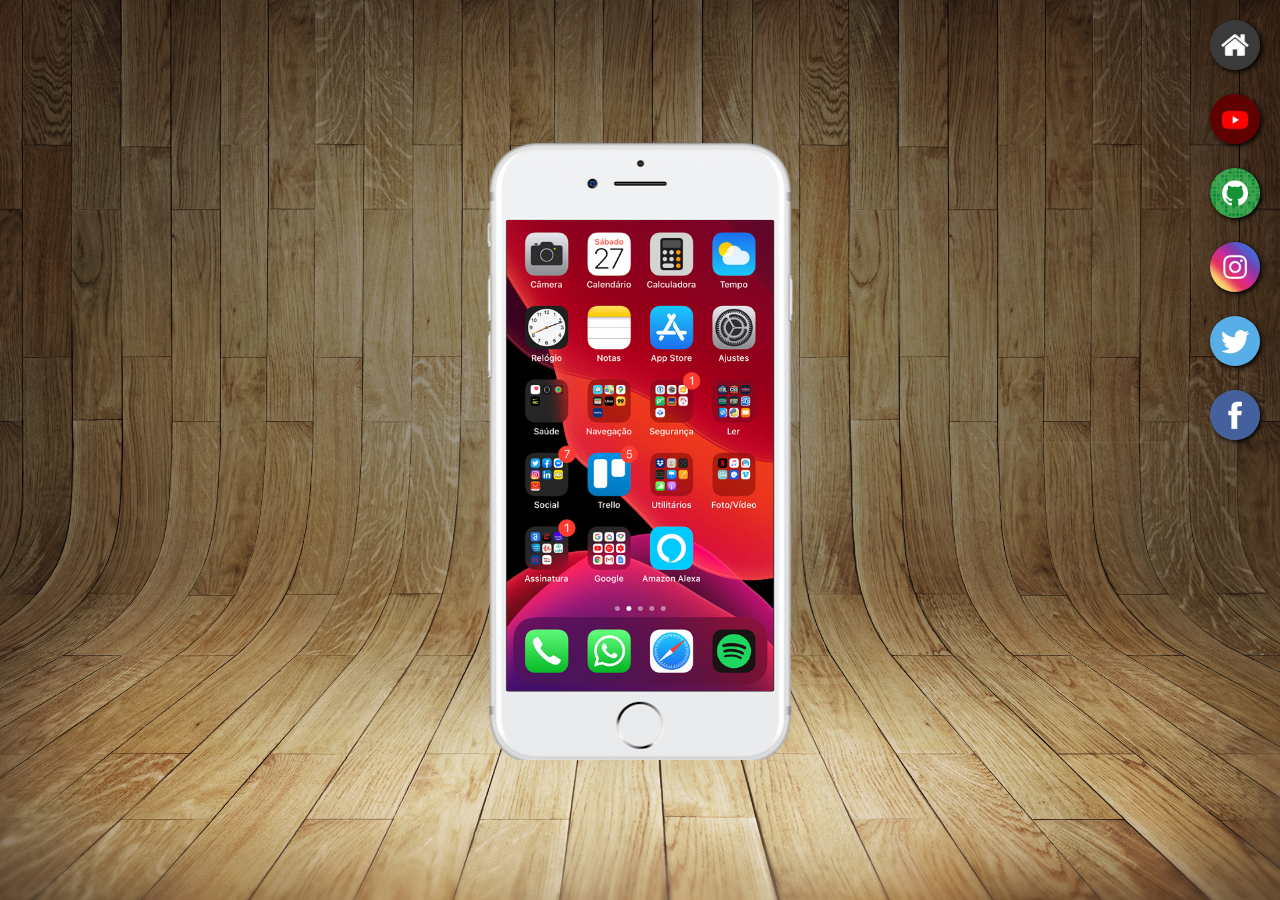
<file: index.html>
<!DOCTYPE html>
<html lang="pt-br">
<head>
    <meta charset="UTF-8">
    <meta name="viewport" content="width=device-width, initial-scale=1.0">
    <link rel="shortcut icon" href="favicon.ico" type="image/x-icon">
    <link rel="stylesheet" href="estilos/style.css">
    <title>Projeto Redes Sociais</title>
</head>
<body>
    <main>
        <section id="telefone">
            <iframe src="home.html" name="tela" id="tela" frameborder="0">
                Seu navegador não é compatível com isso!
            </iframe>

        </section>
        <section id="redes-sociais">
            <a href="#" target="tela"> <img src="imagens/logo-home.jpg" alt="home"></a><br>
            <a href="youtube.html" target="tela"> <img src="imagens/logo-youtube.jpg" alt="youtube"></a><br>
            <a href="git.html" target="tela"> <img src="imagens/logo-github.jpg" alt="logo-github"></a><br>
            <a href="instagram.html" target="tela"> <img src="imagens/logo-instagram.jpg" alt="logo-instagram"></a><br>
            <a href="twitter.html" target="tela"> <img src="imagens/logo-twitter.jpg" alt="logo-twitter"></a><br>
            <a href="facebook.html" target="tela"> <img src="imagens/logo-facebook.jpg" alt="logo-facebook"></a><br>
        </section>
    </main>
</body>
</html>
</file>
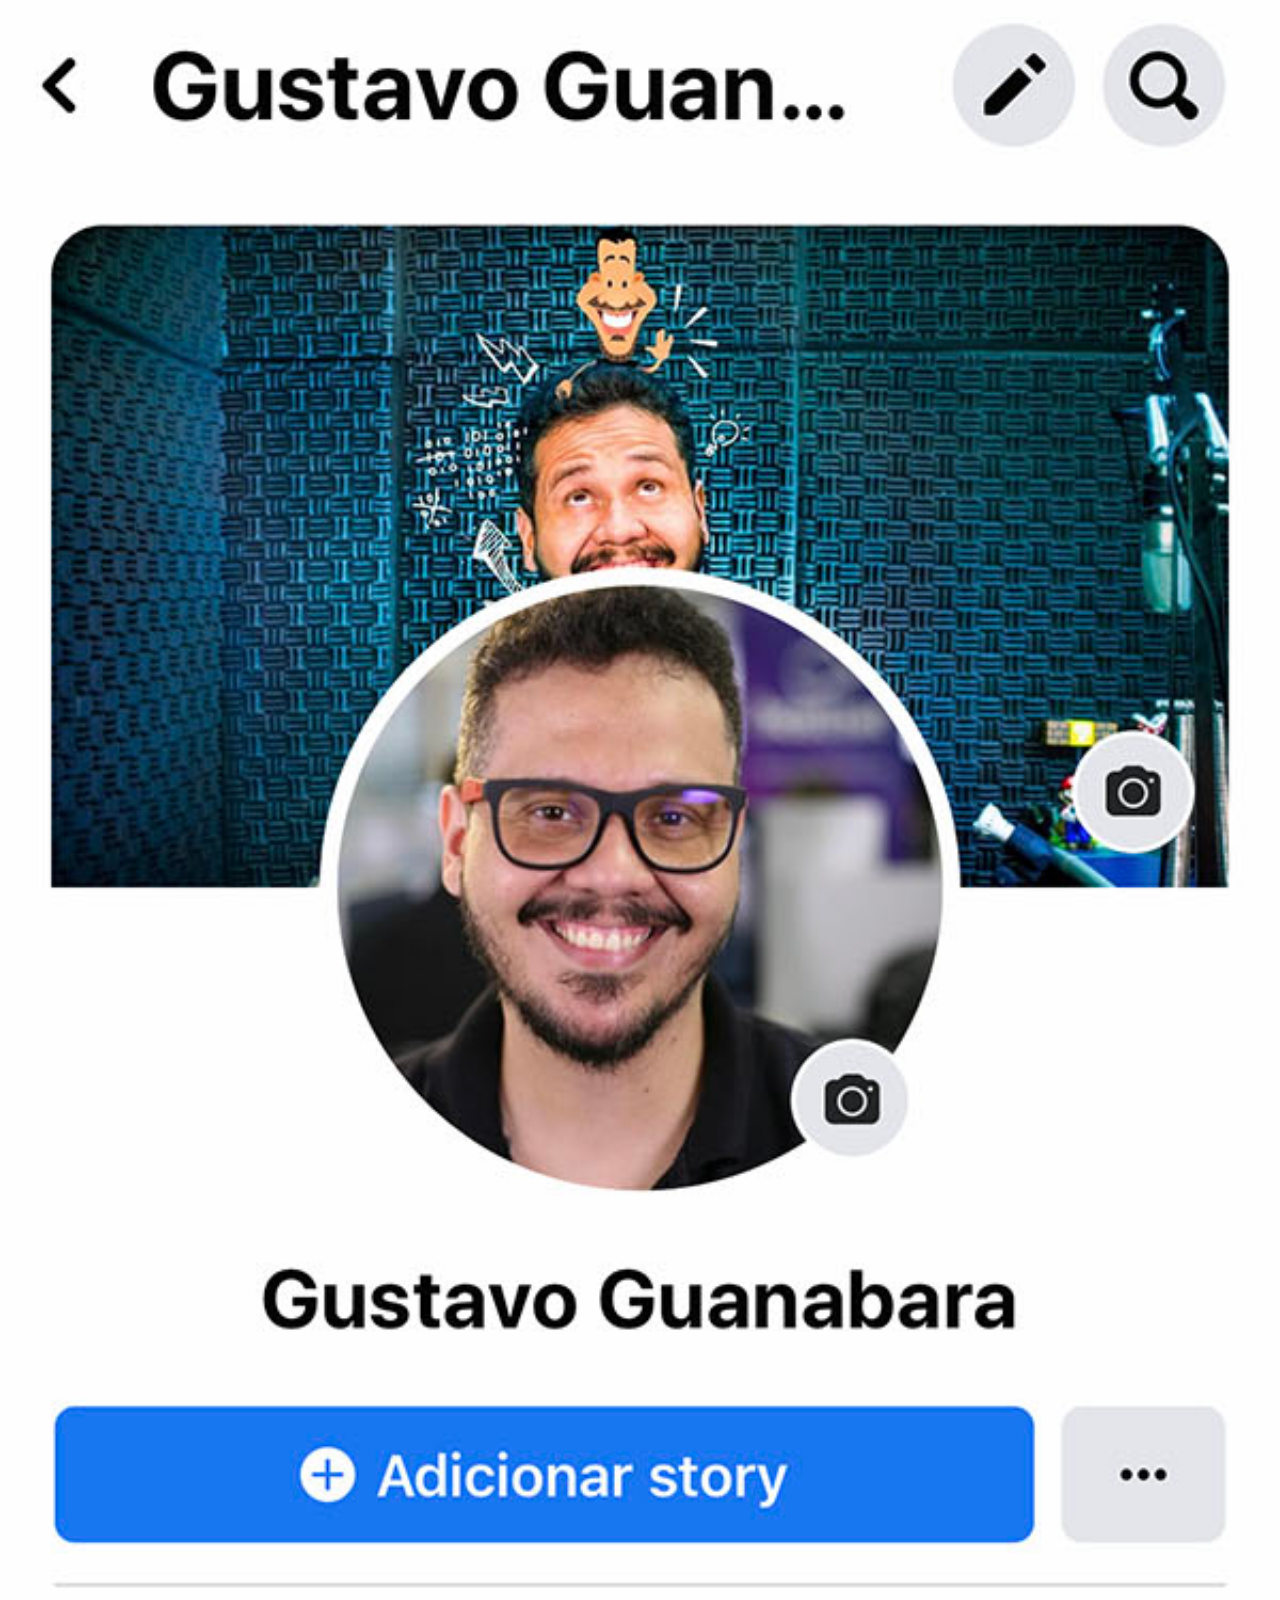
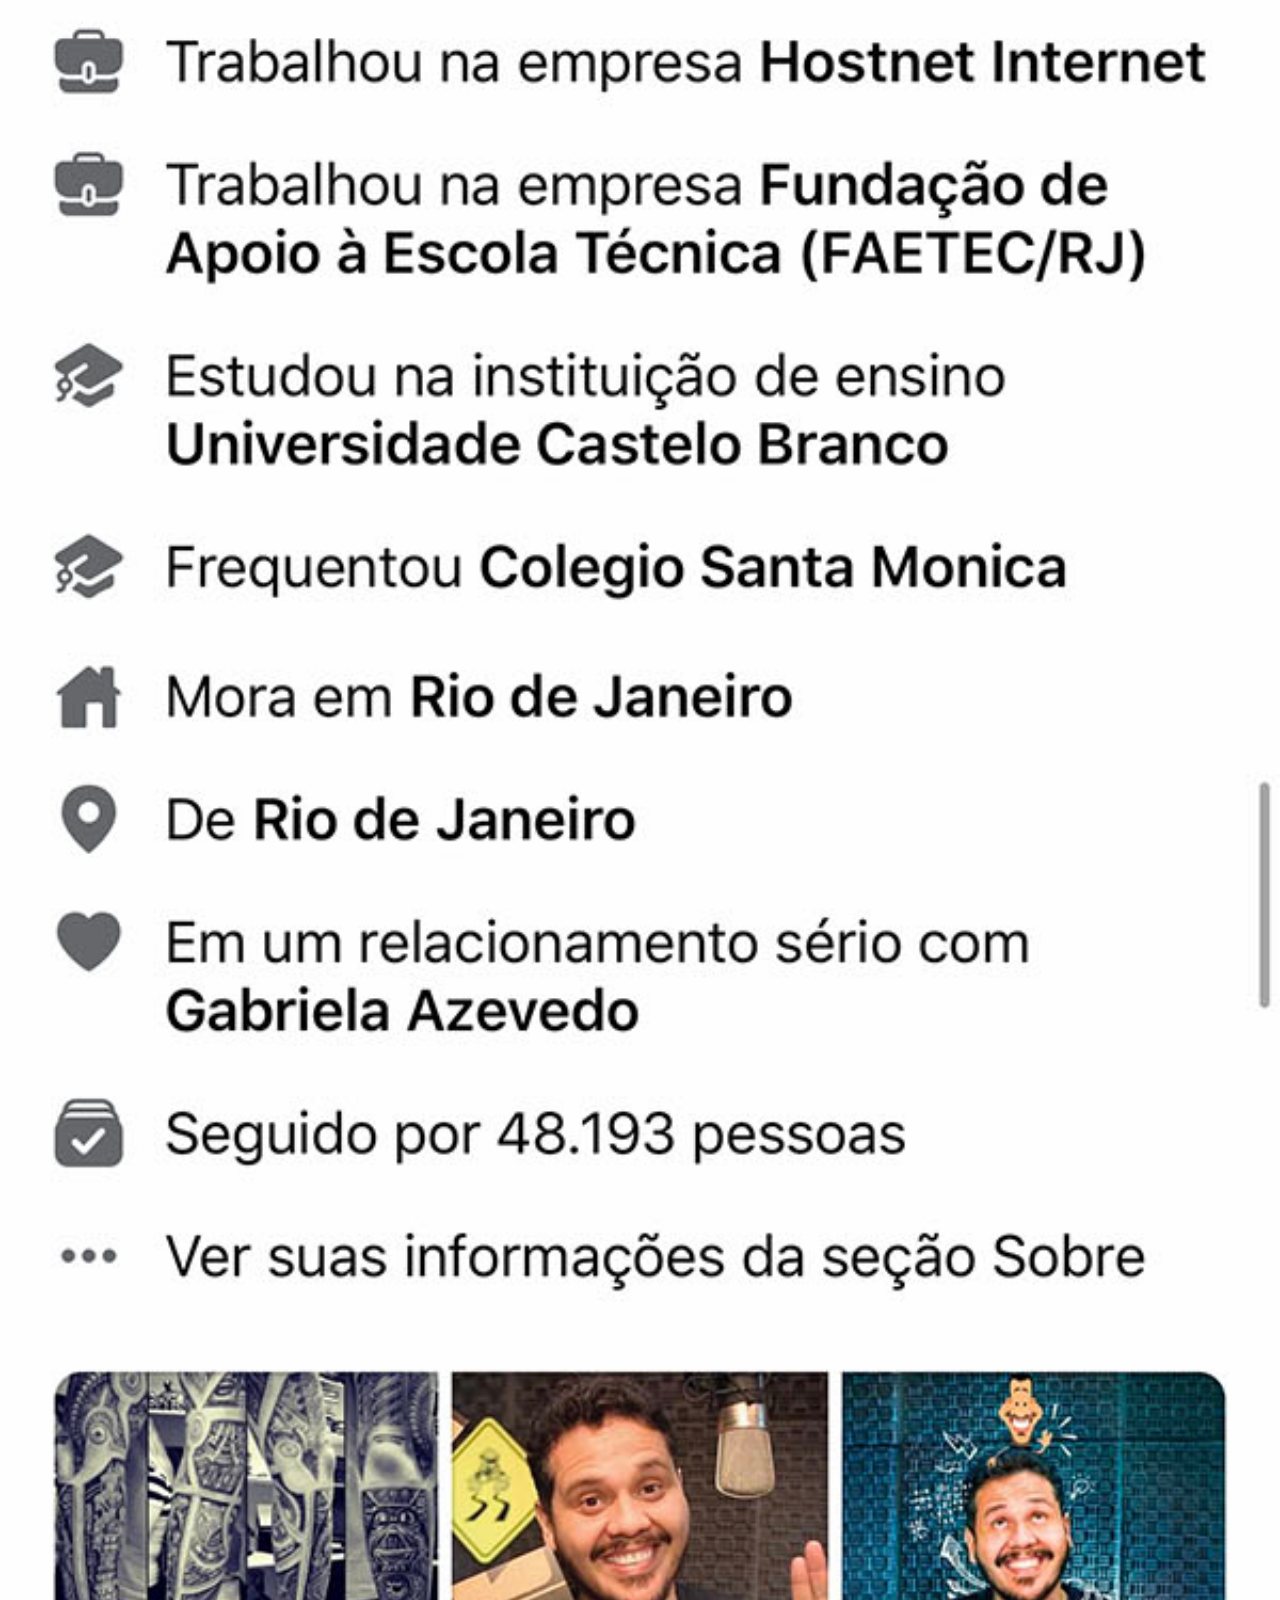
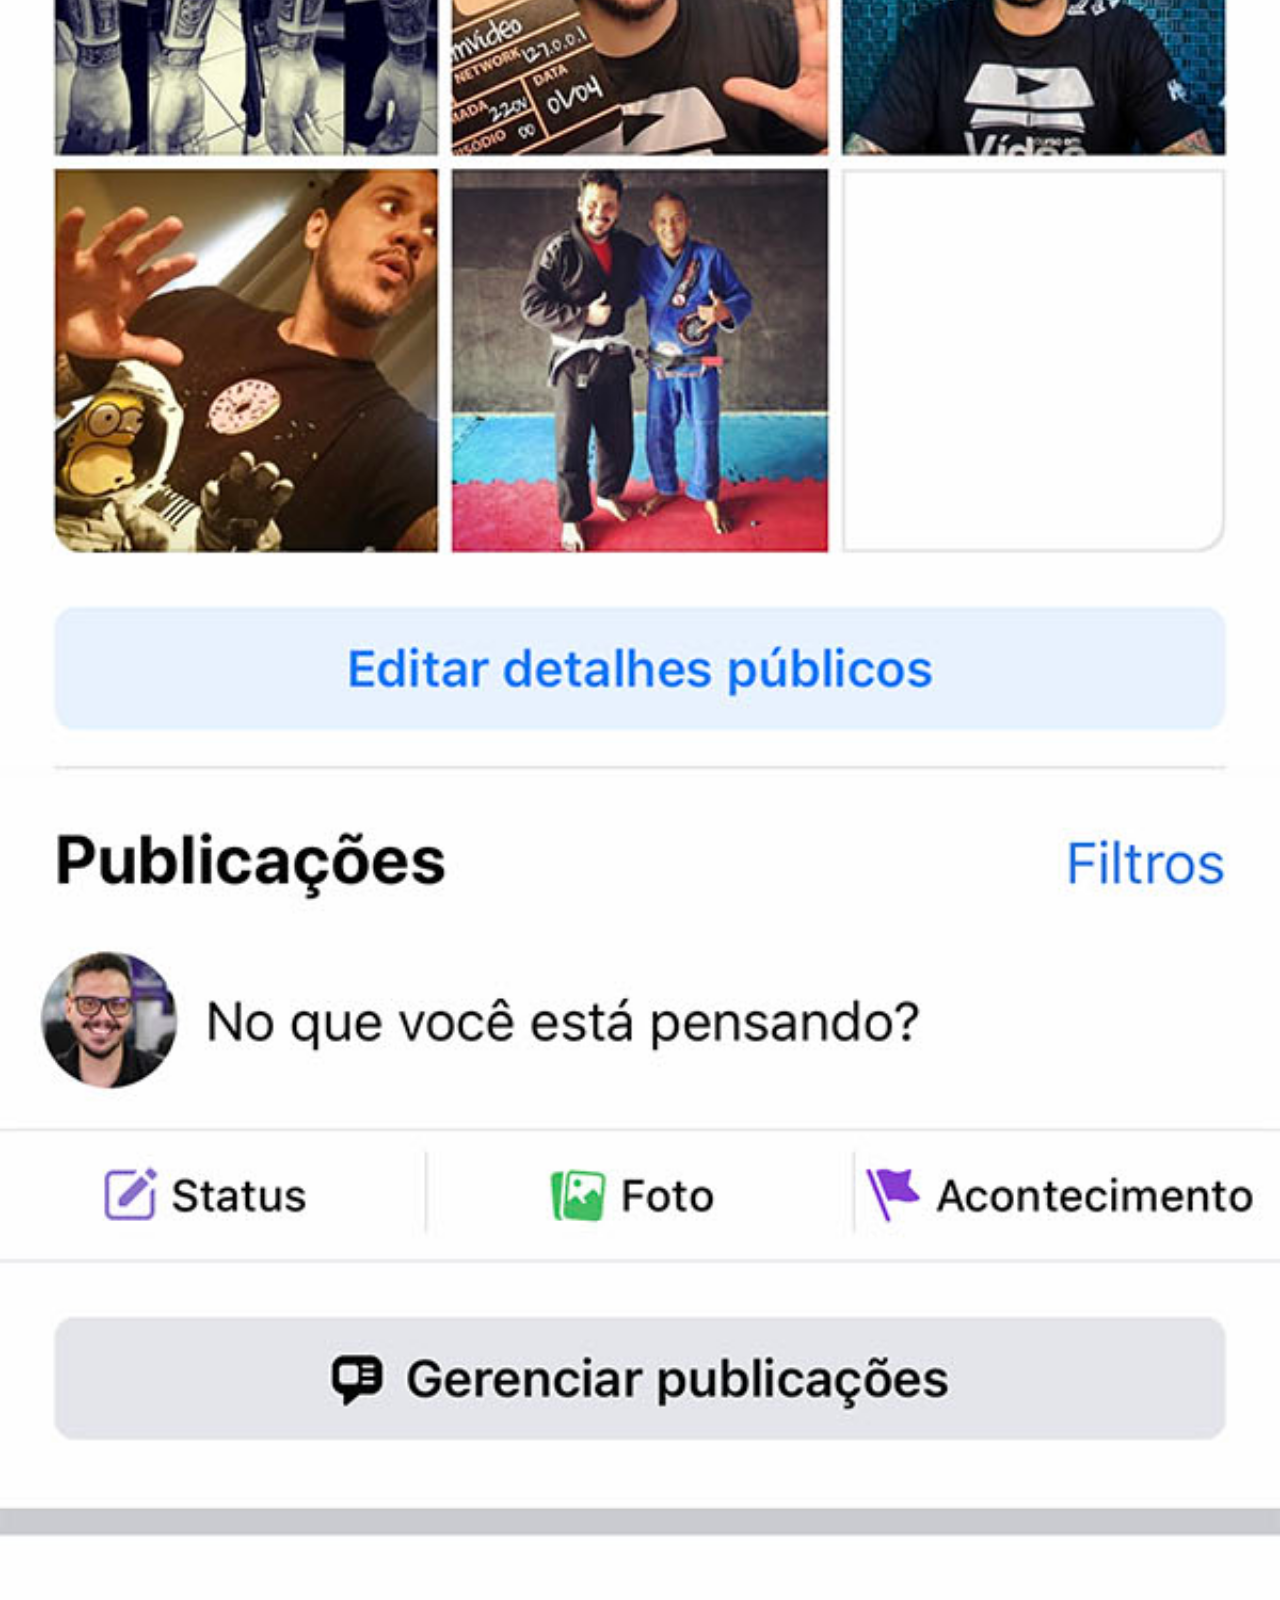
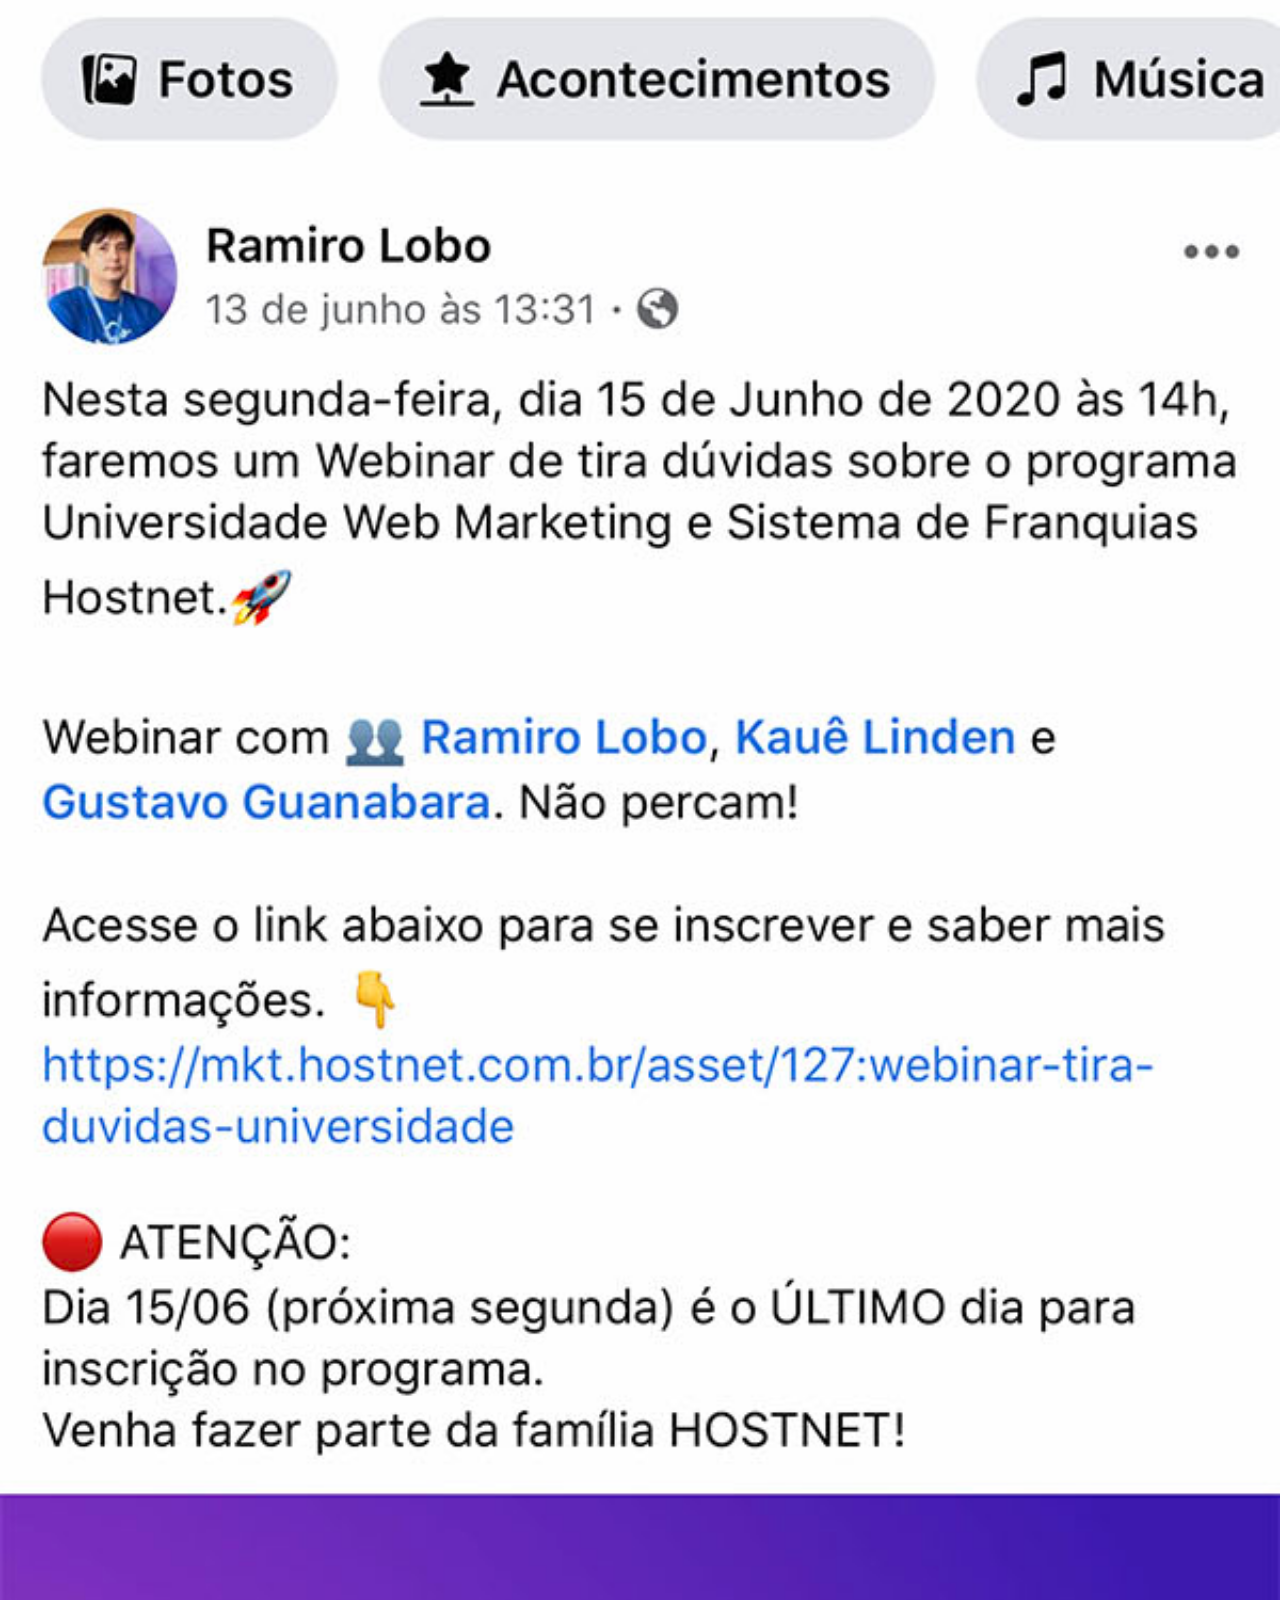
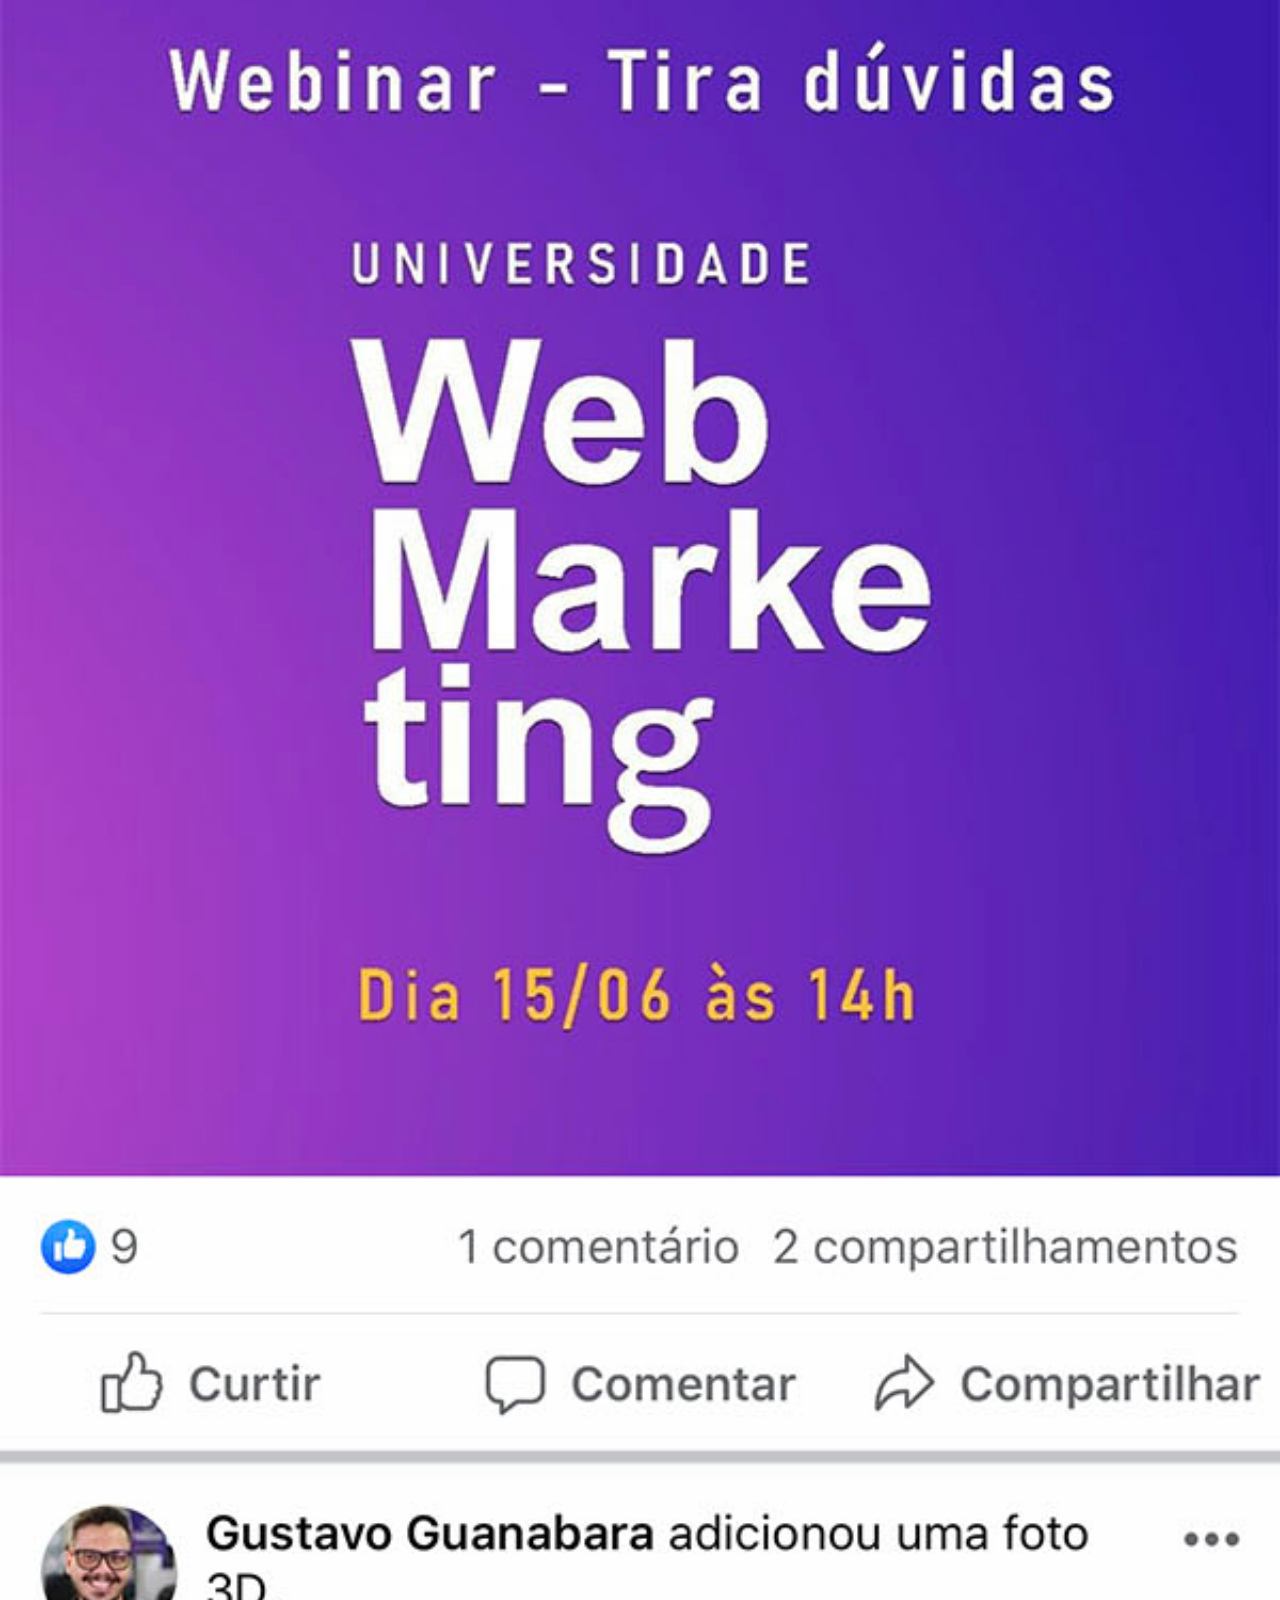
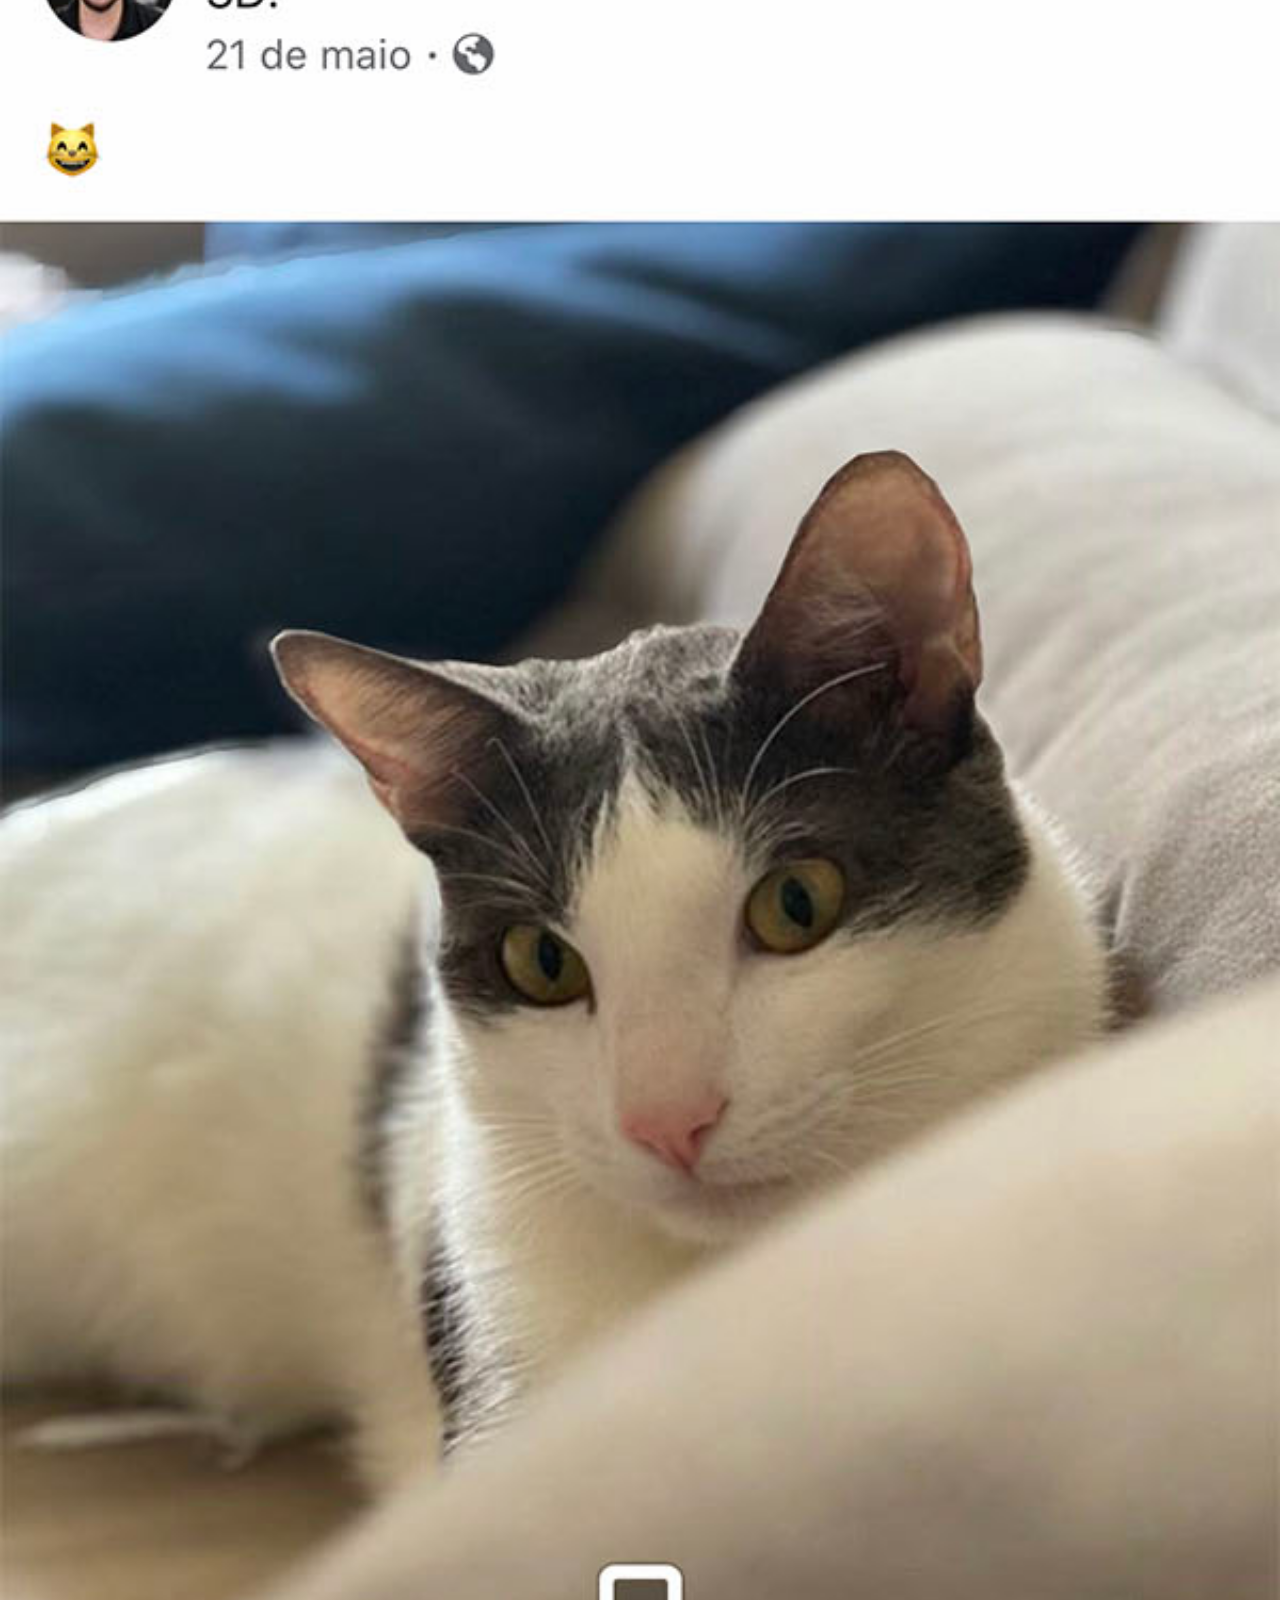
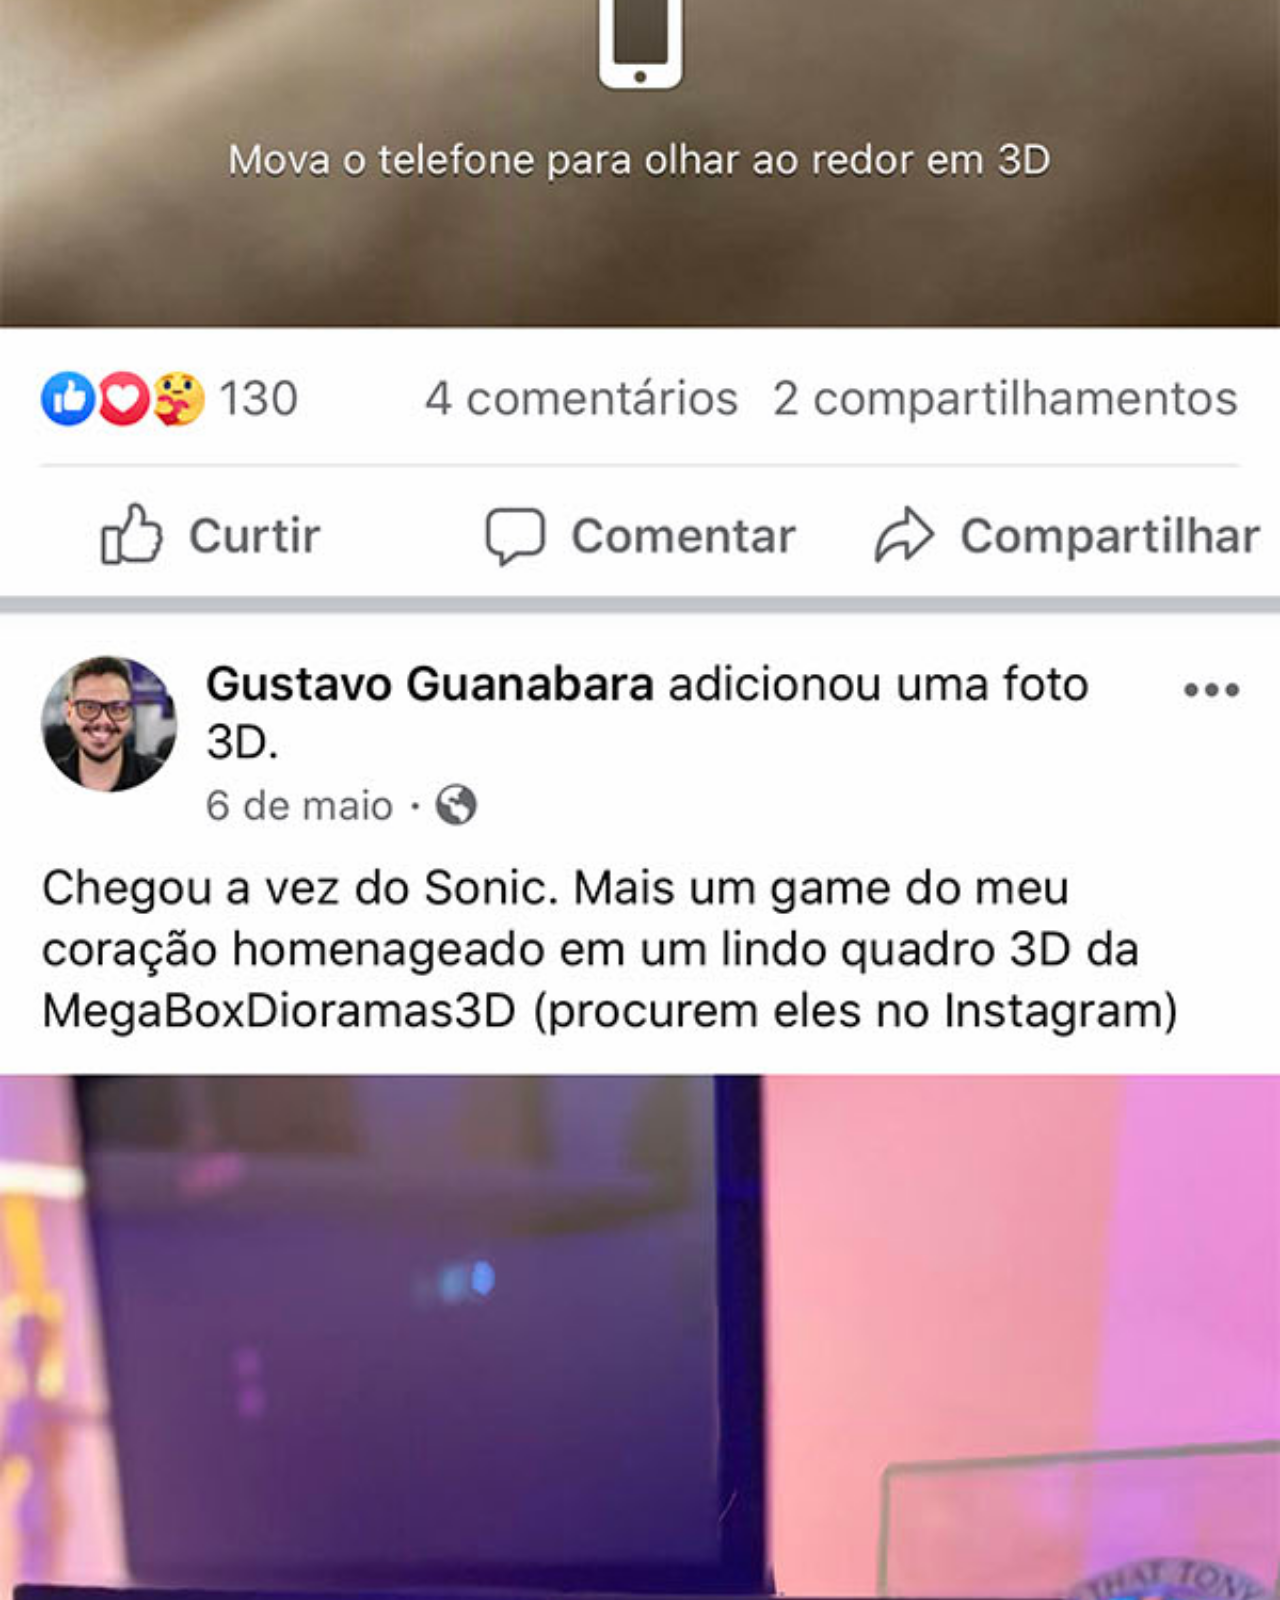
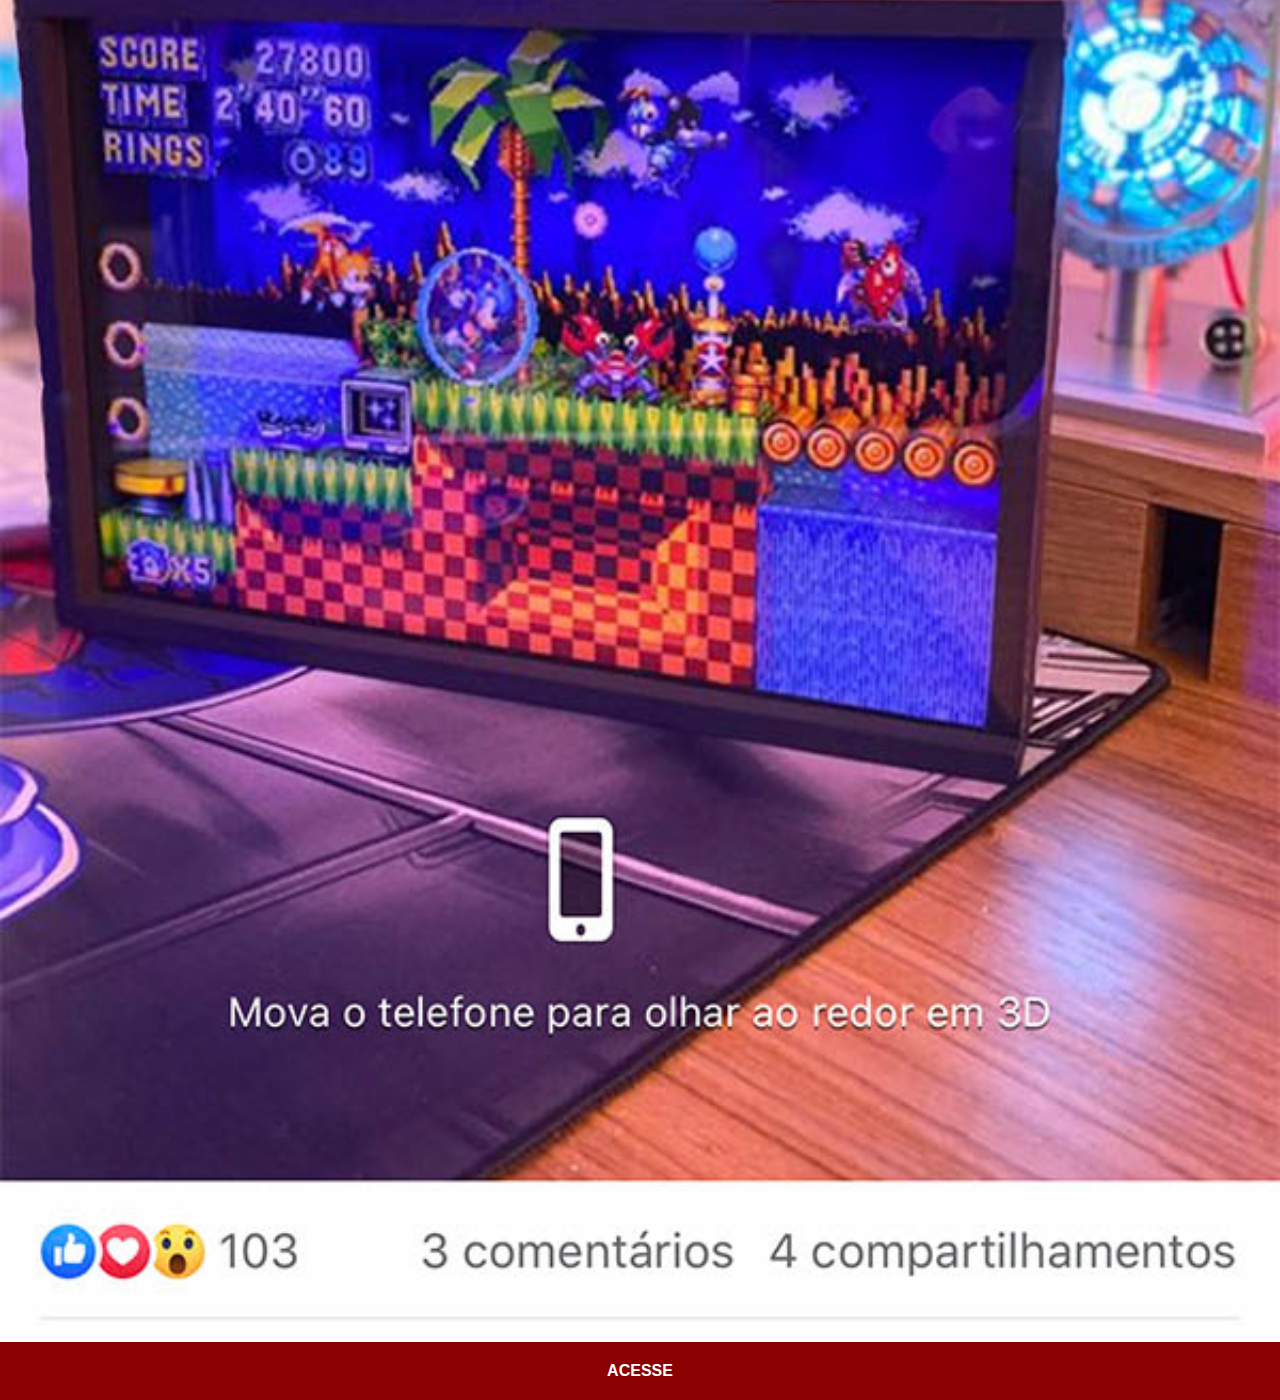
<file: facebook.html>
<!DOCTYPE html>
<html lang="pt-br">
<head>
    <meta charset="UTF-8">
    <meta name="viewport" content="width=device-width, initial-scale=1.0">
    <title>Facebook</title>
    <link rel="stylesheet" href="estilos/social.css">
</head>
<body>
    <img src="imagens/tela-facebook.jpg" alt="youtube">
    <a href="https://www.facebook.com/gustavoguanabara/?locale=pt_BR" target="_blank">ACESSE</a>
</body>
</html>
</file>
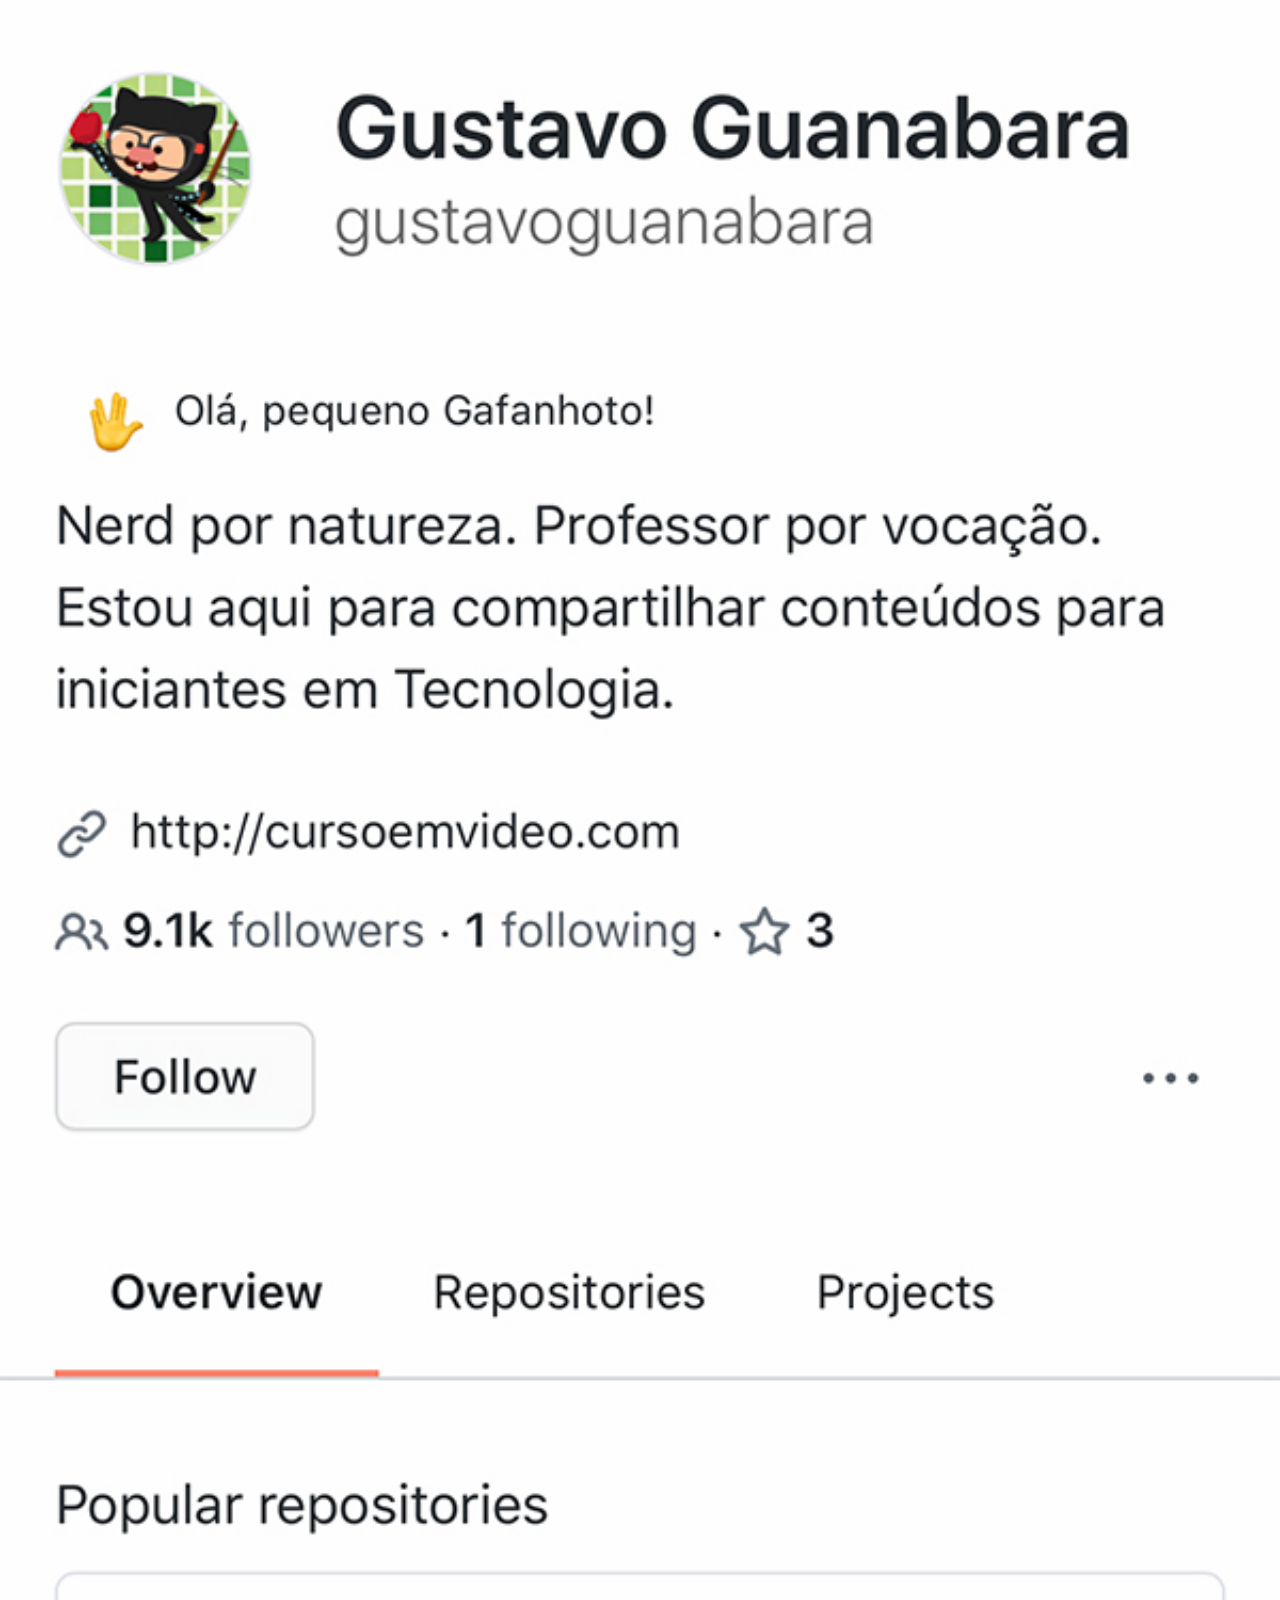
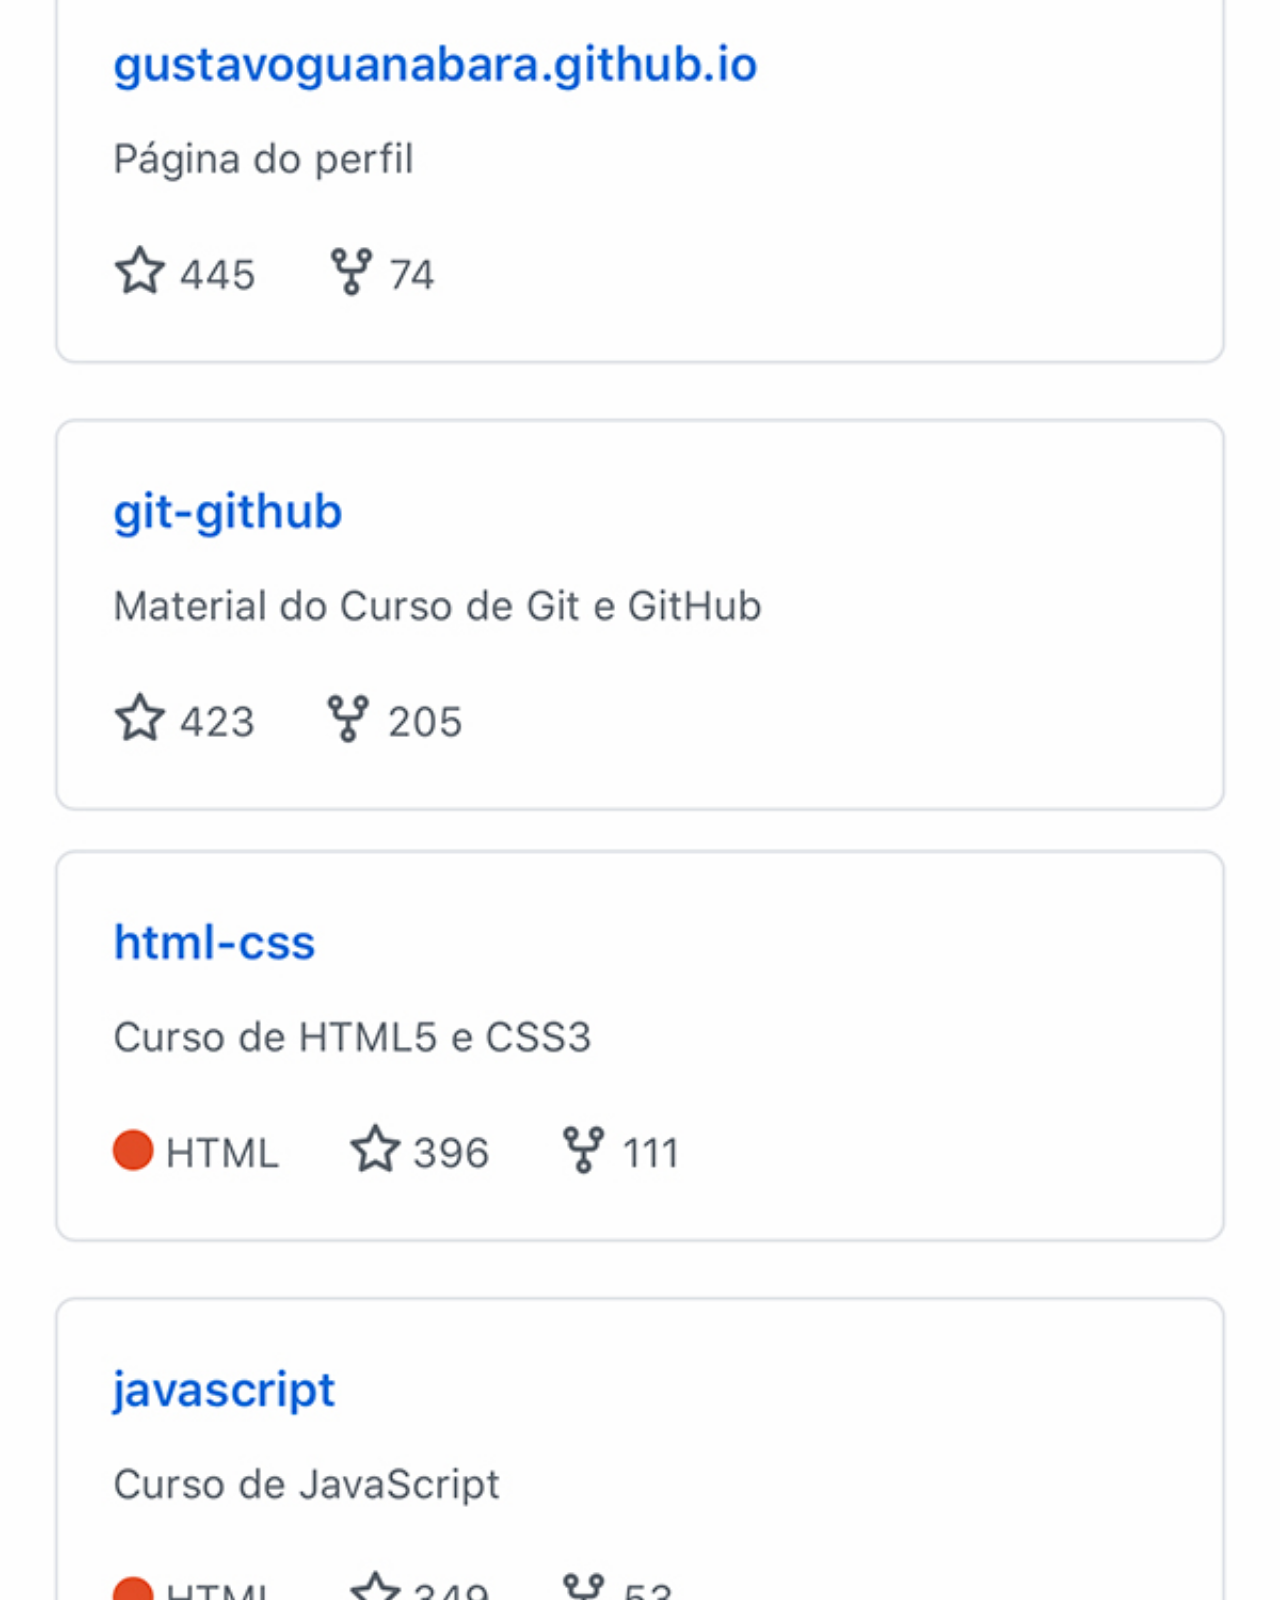
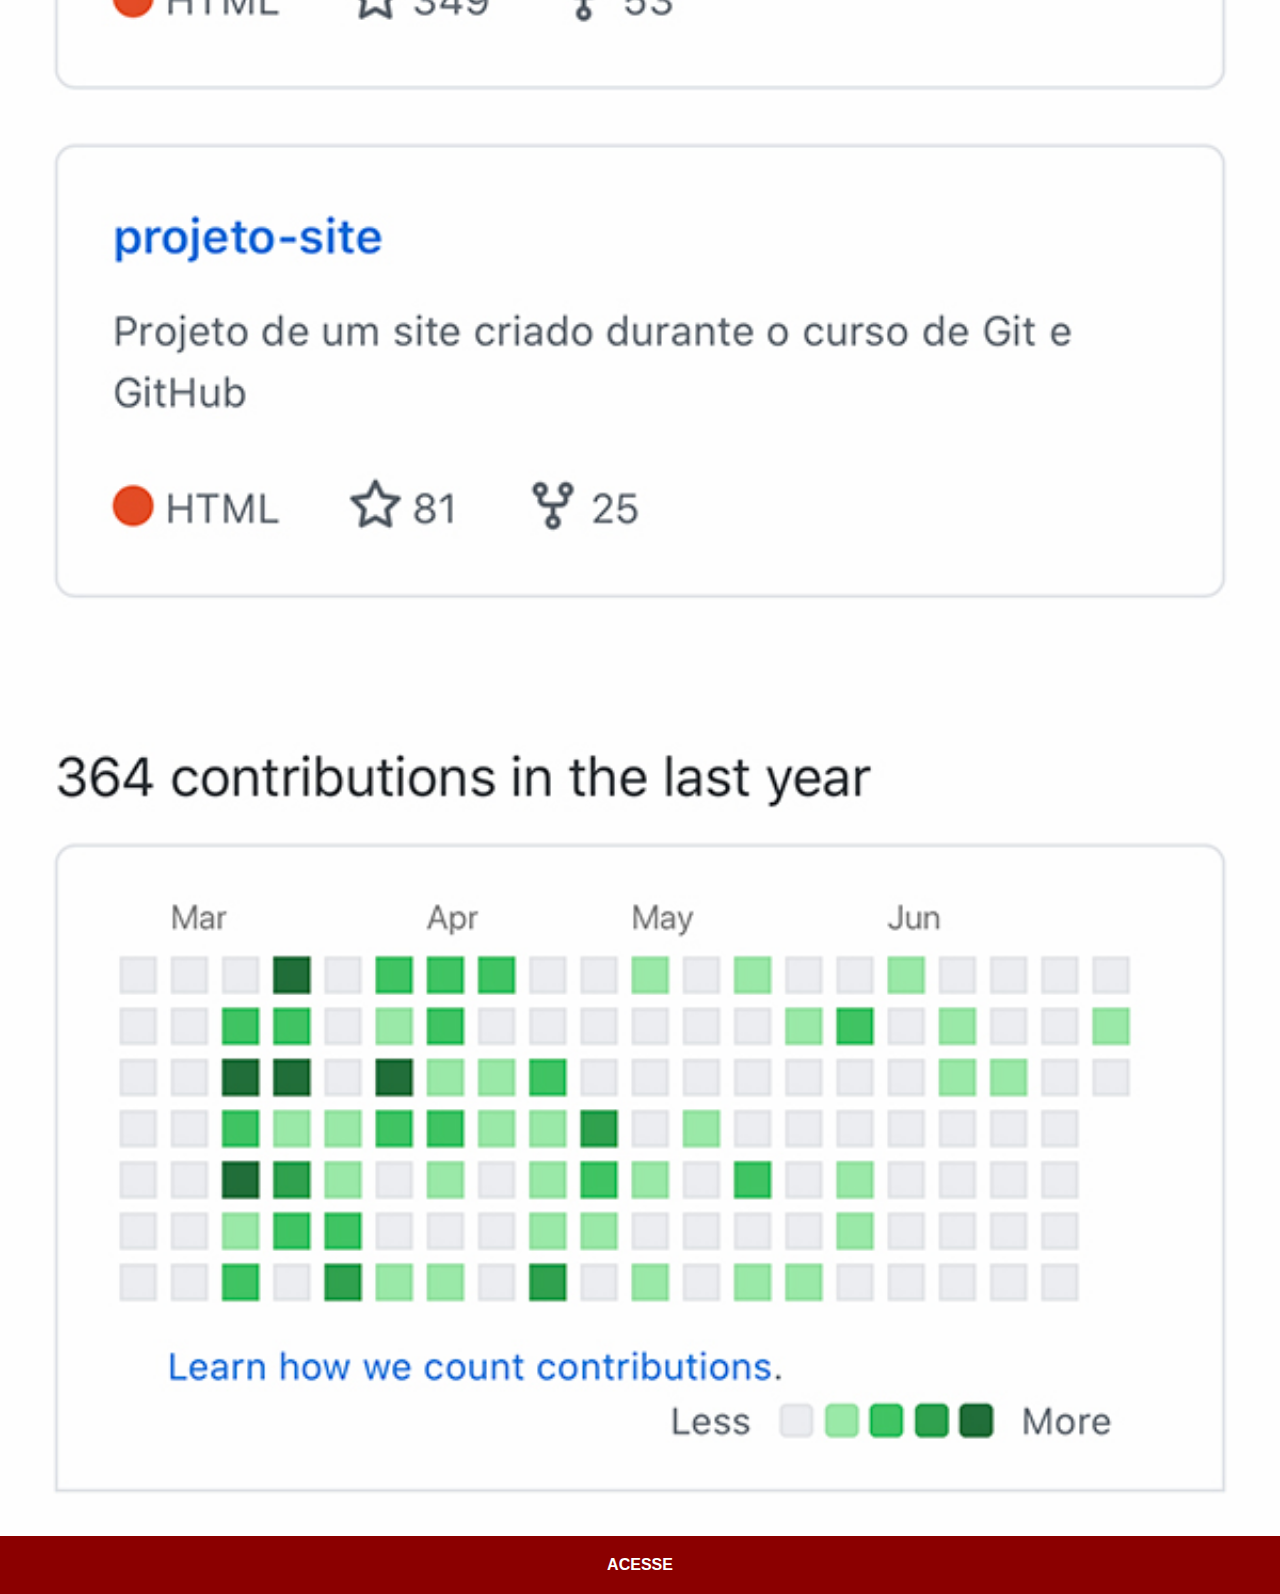
<file: git.html>
<!DOCTYPE html>
<html lang="pt-br">
<head>
    <meta charset="UTF-8">
    <meta name="viewport" content="width=device-width, initial-scale=1.0">
    <title>GitHub</title>
    <link rel="stylesheet" href="estilos/social.css">
</head>
<body>
    <img src="imagens/tela-github.jpg" alt="GitHub">
    <a href="https://github.com/gustavoguanabara" target="_blank"> ACESSE</a>
</body>
</html>
</file>
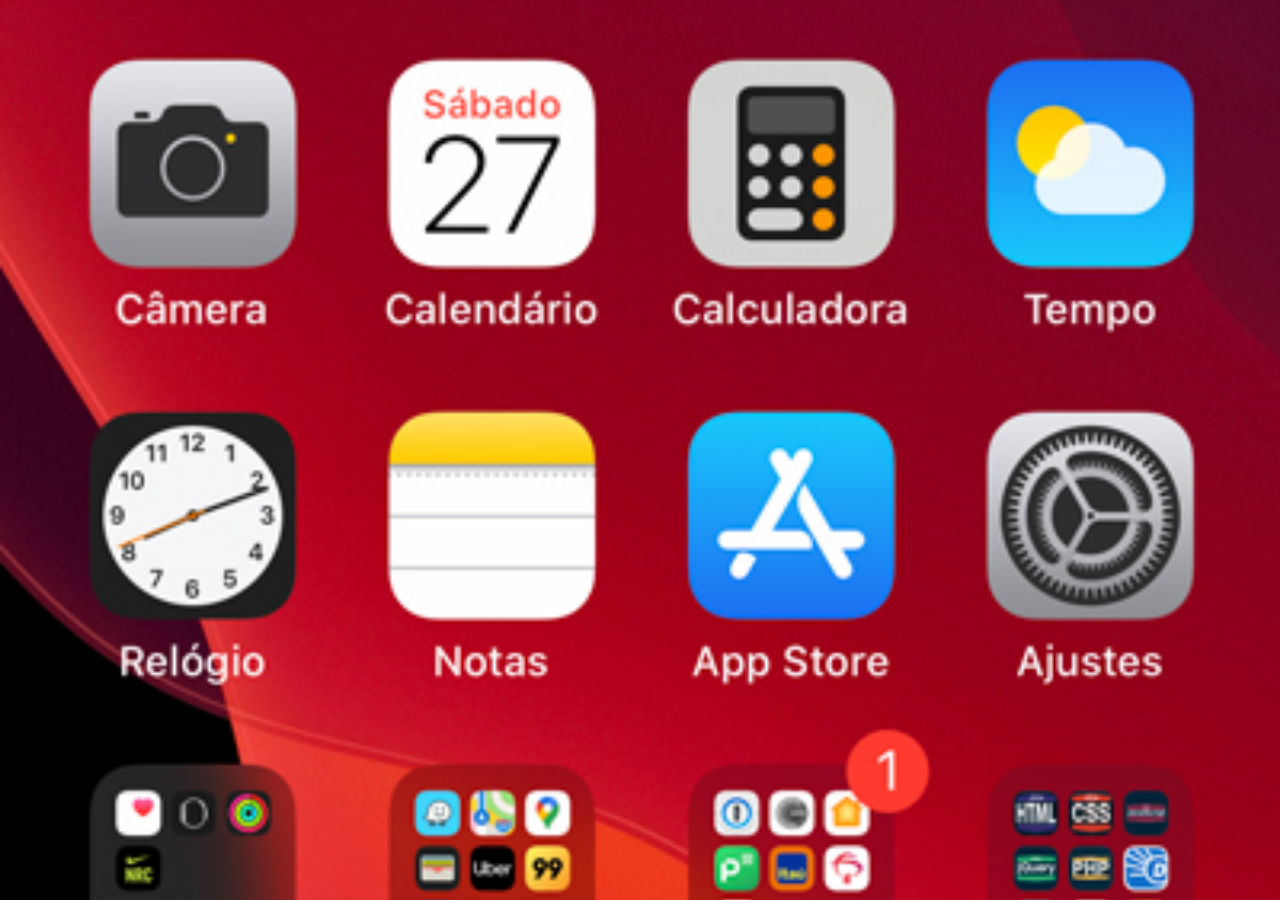
<file: home.html>
<!DOCTYPE html>
<html lang="pt-br">
<head>
    <meta charset="UTF-8">
    <meta name="viewport" content="width=device-width, initial-scale=1.0">
    <title>Home</title>
    <style>
        *{
            margin: 0px;
            padding: 0px;
        }
        body{
            width: 100vw;
            height: 100vh;
            background: black url(imagens/tela-home.jpg) no-repeat top center;
            background-size: cover;
        }
    </style>
</head>
<body>
    
</body>
</html>
</file>
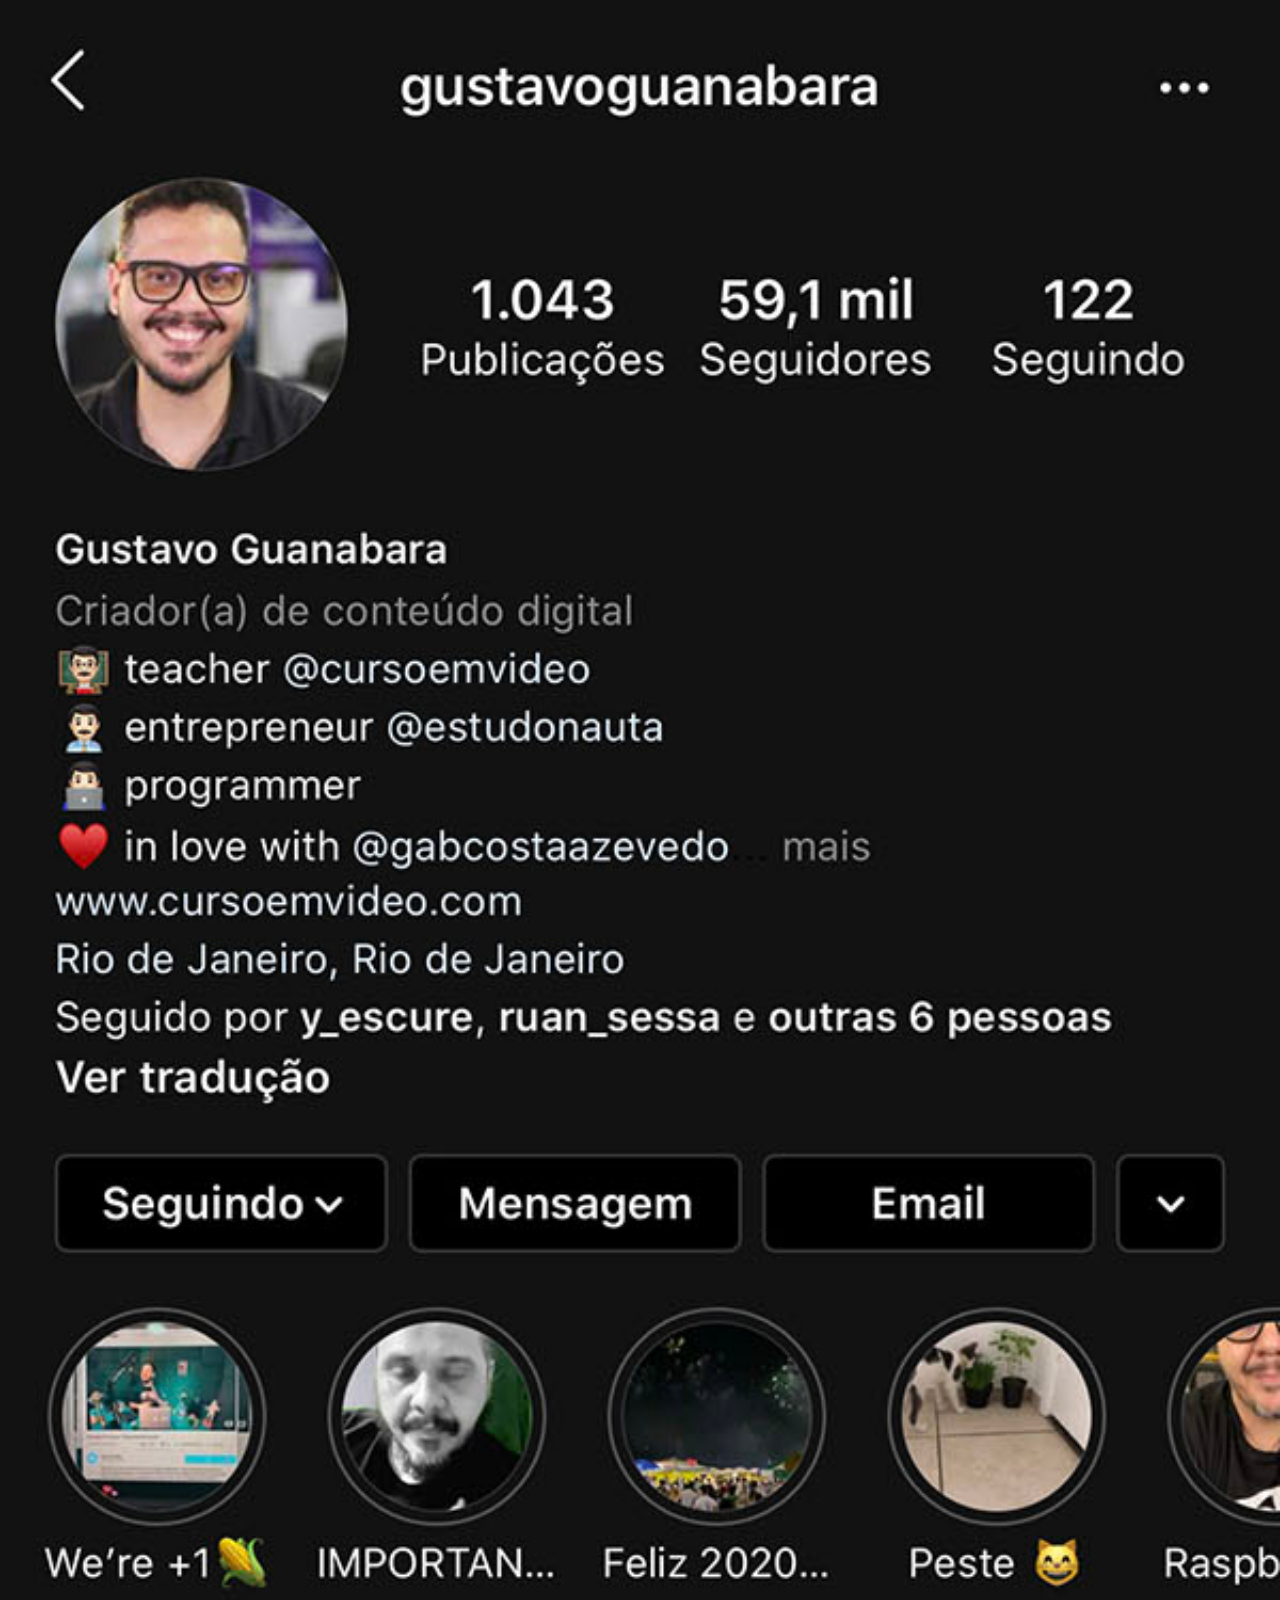
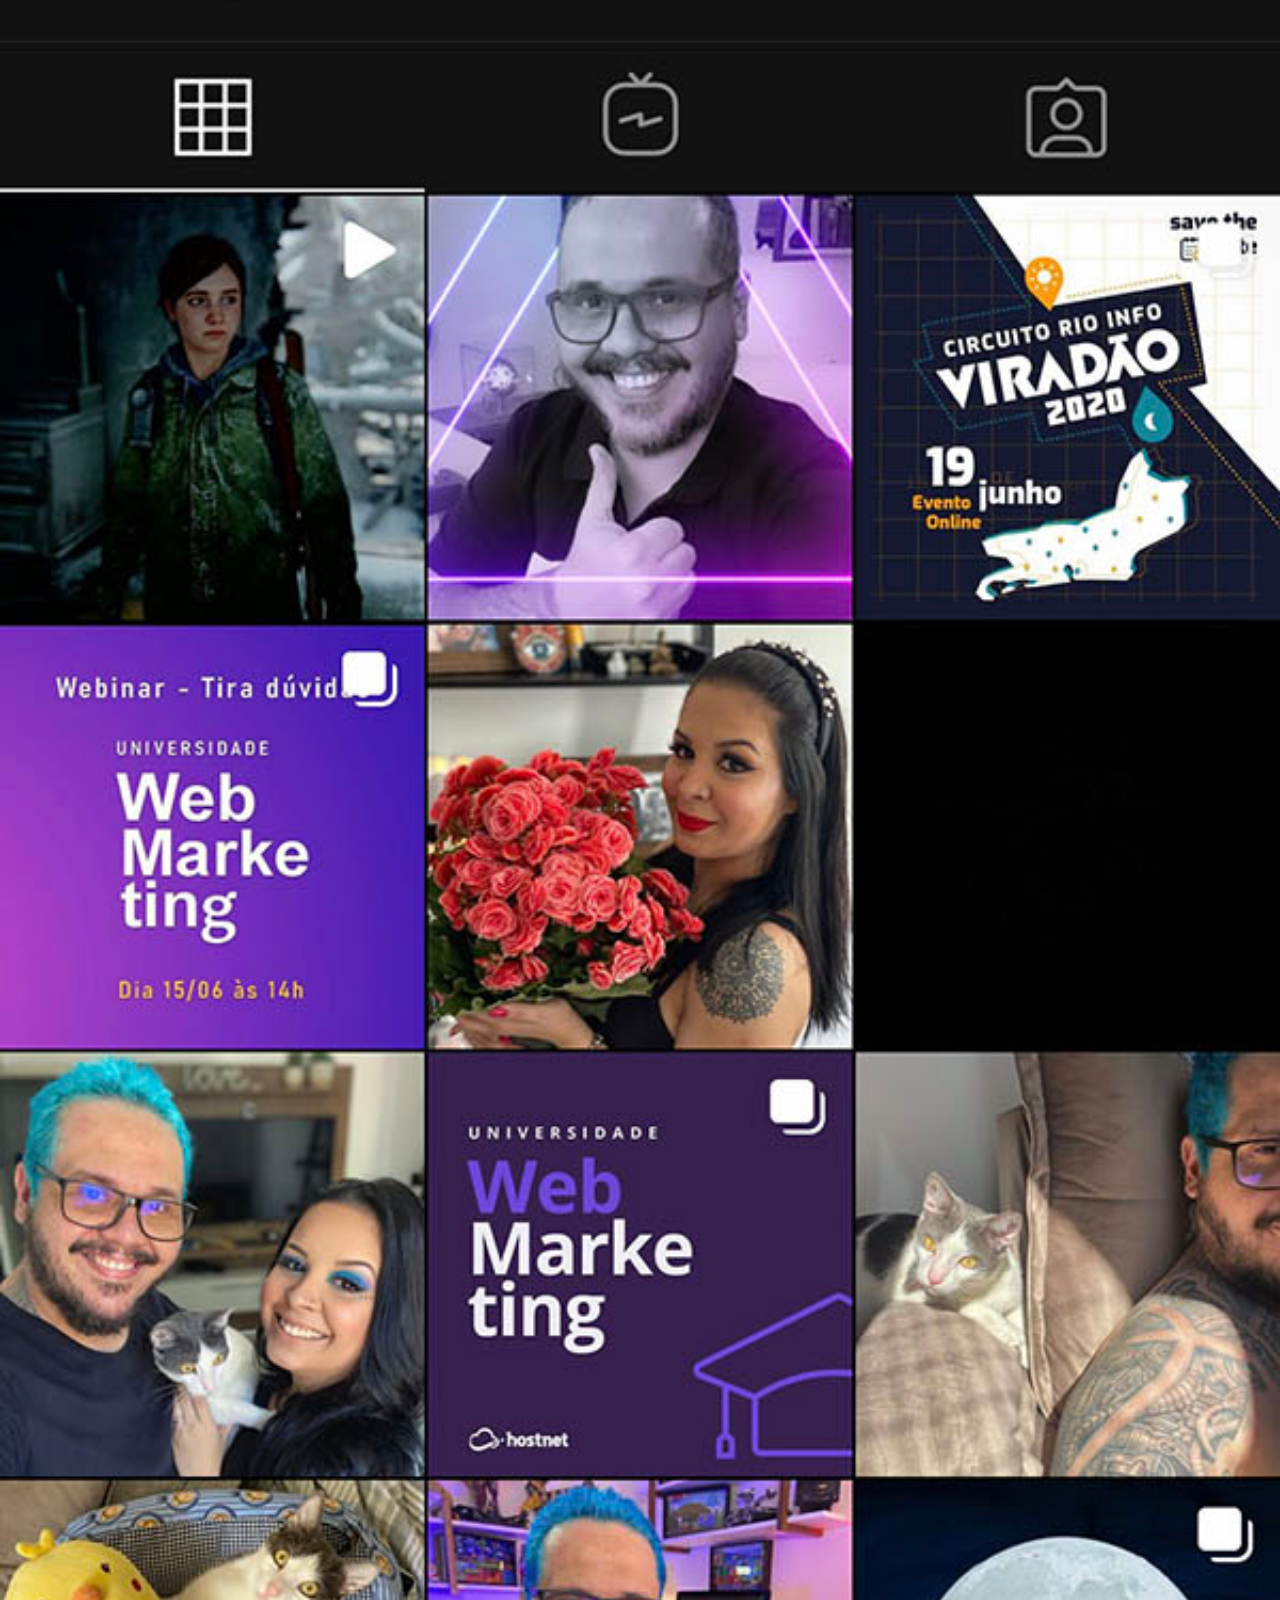
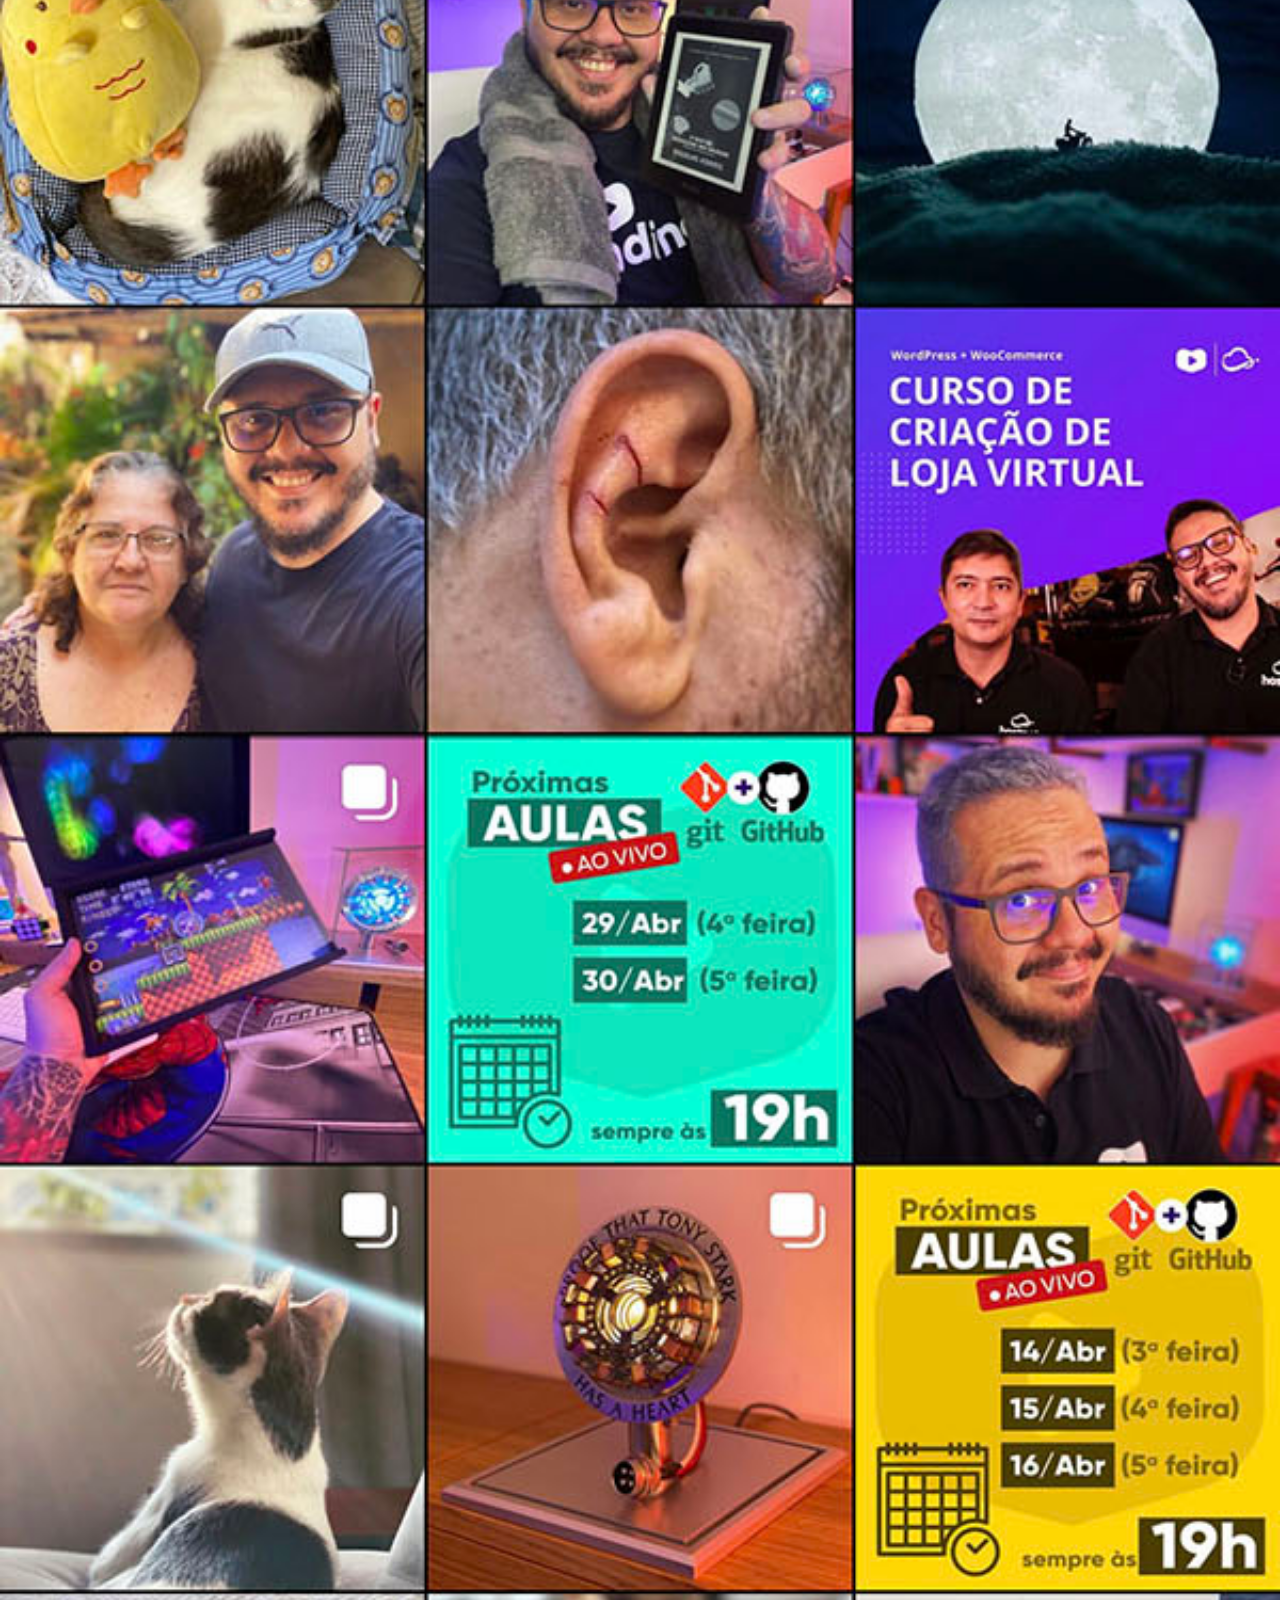
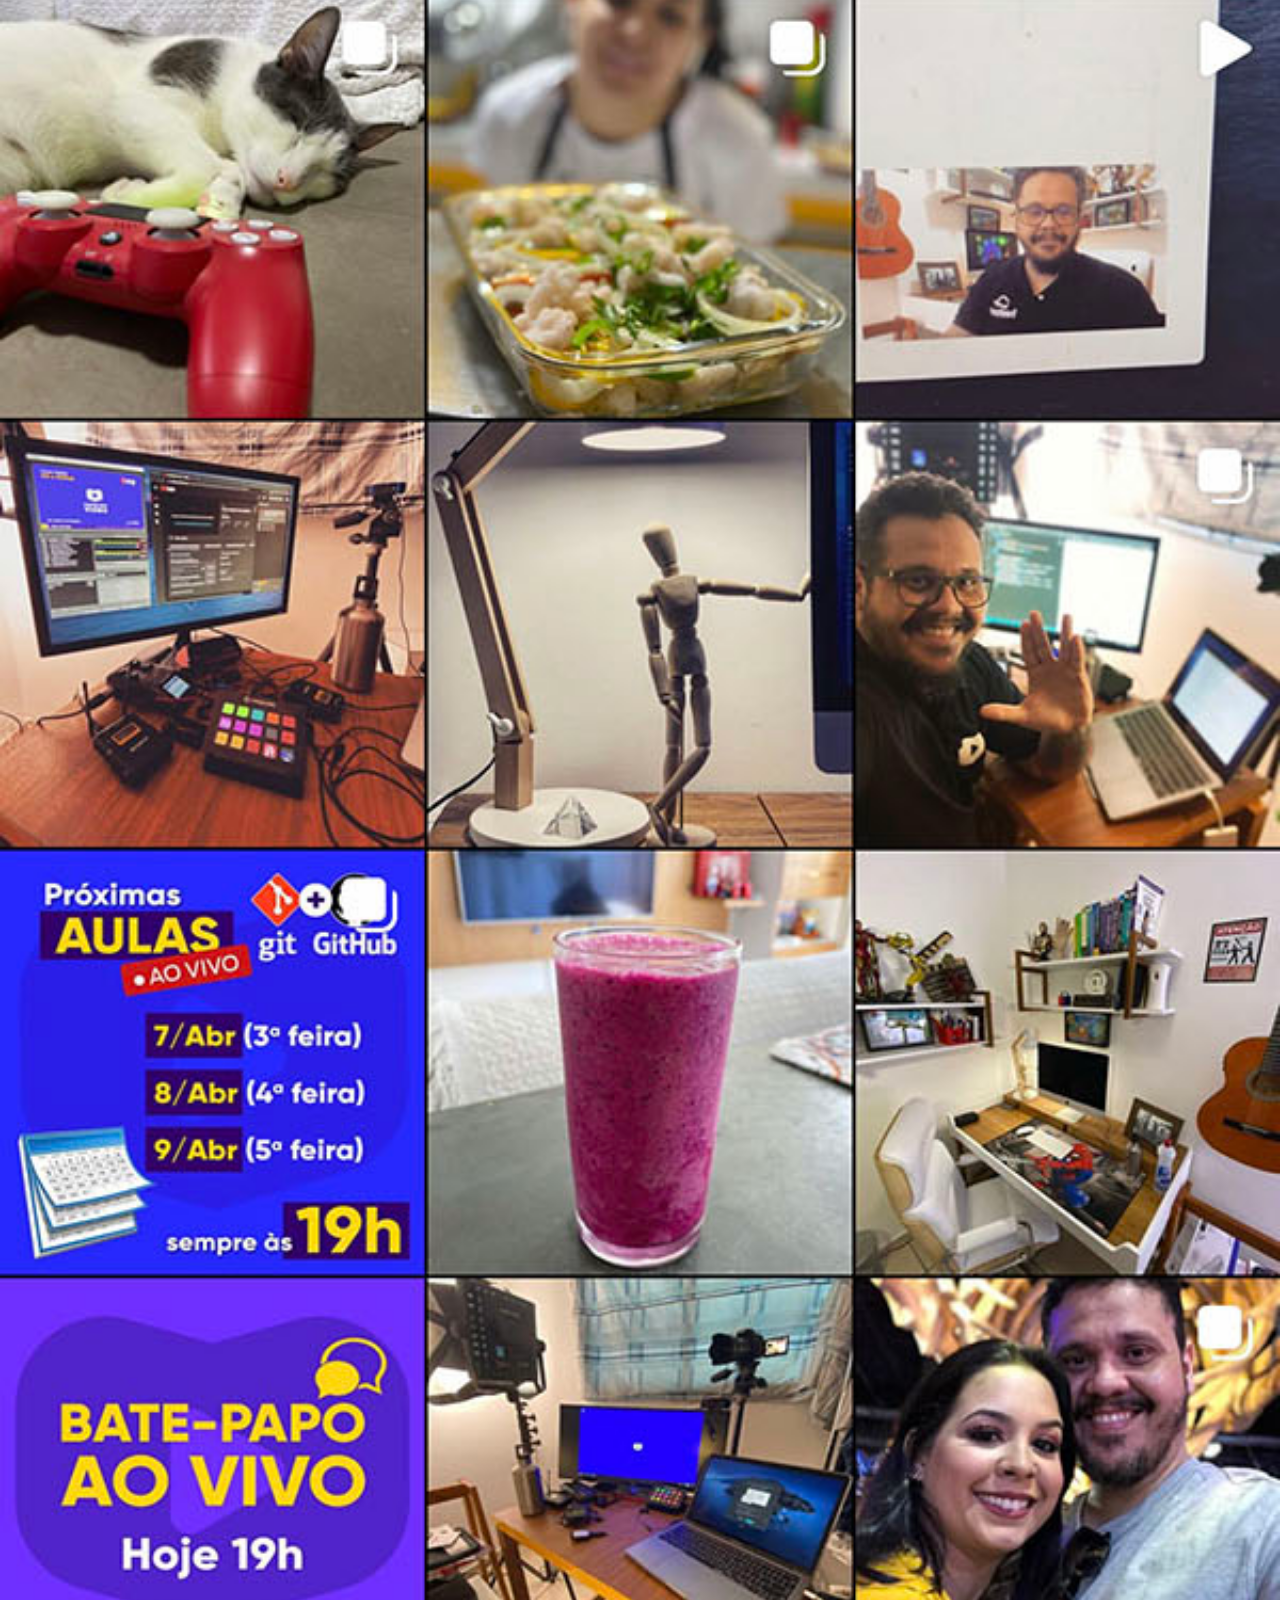
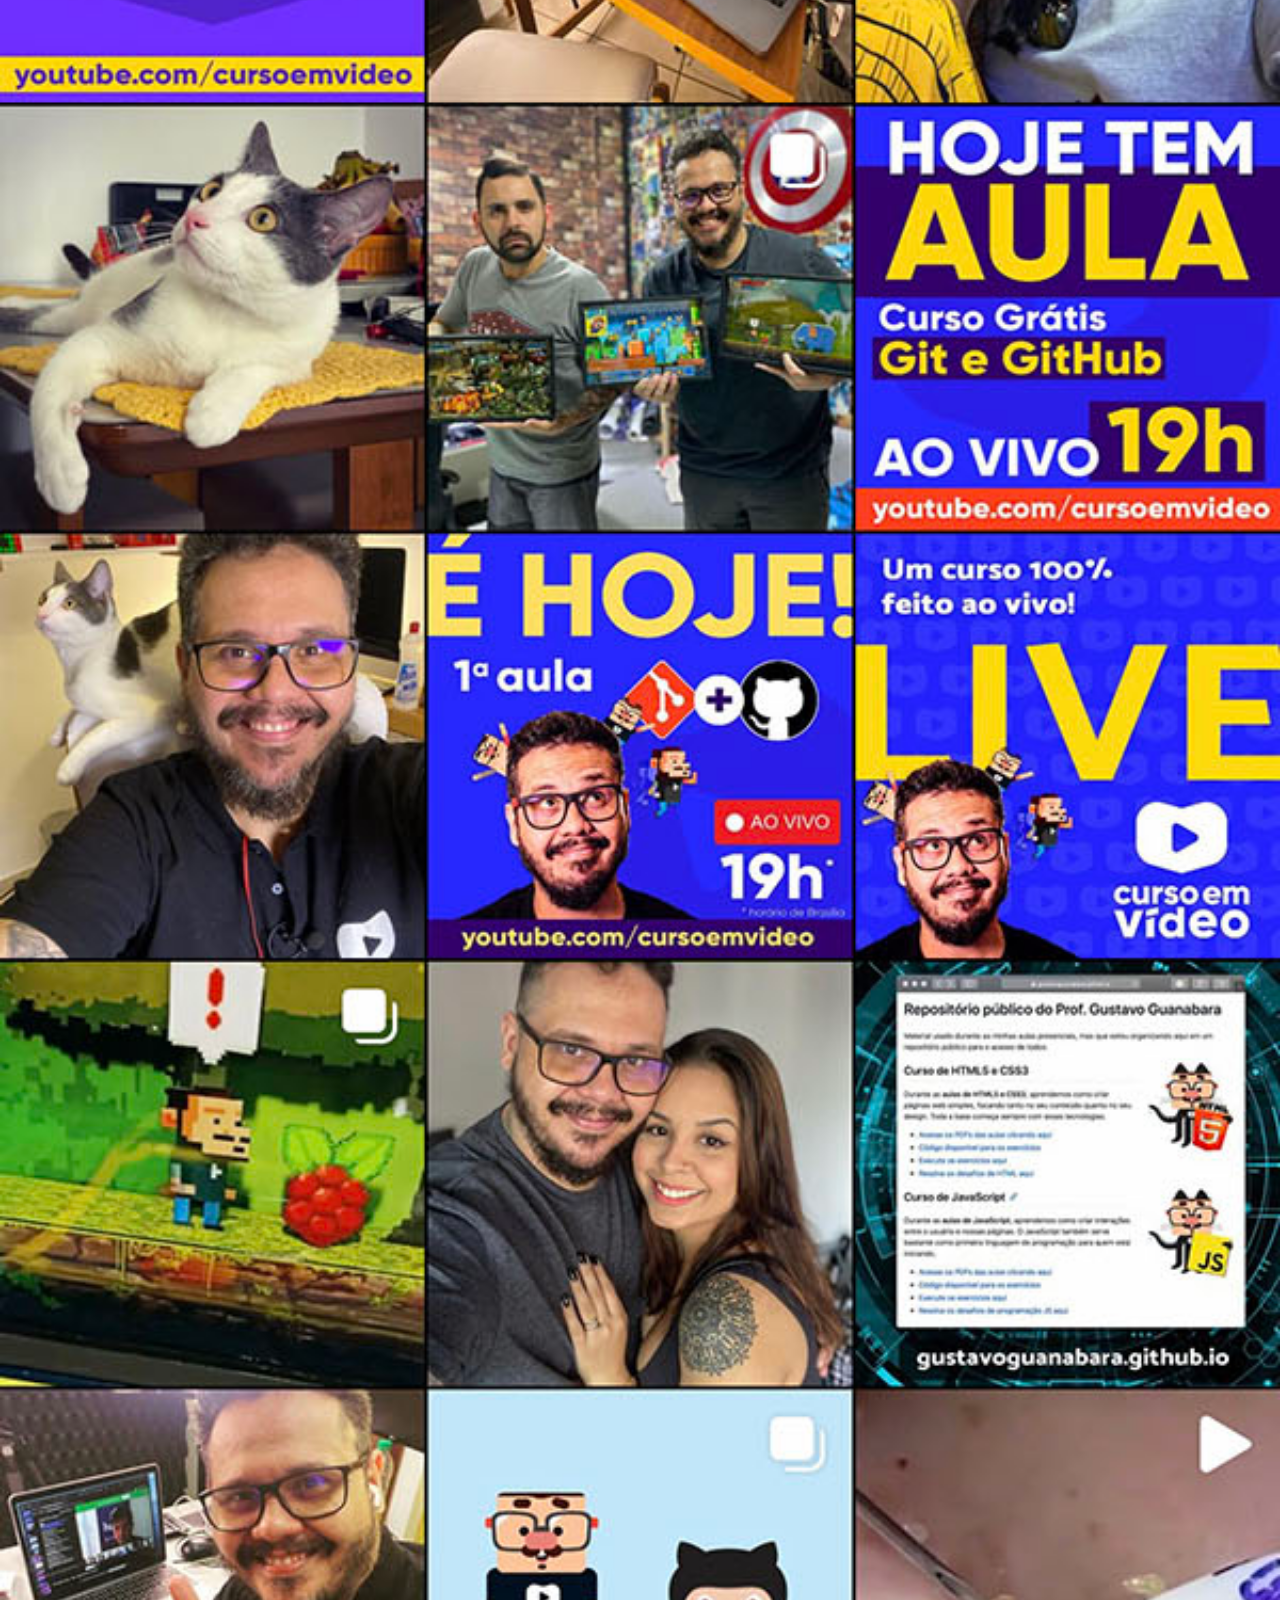
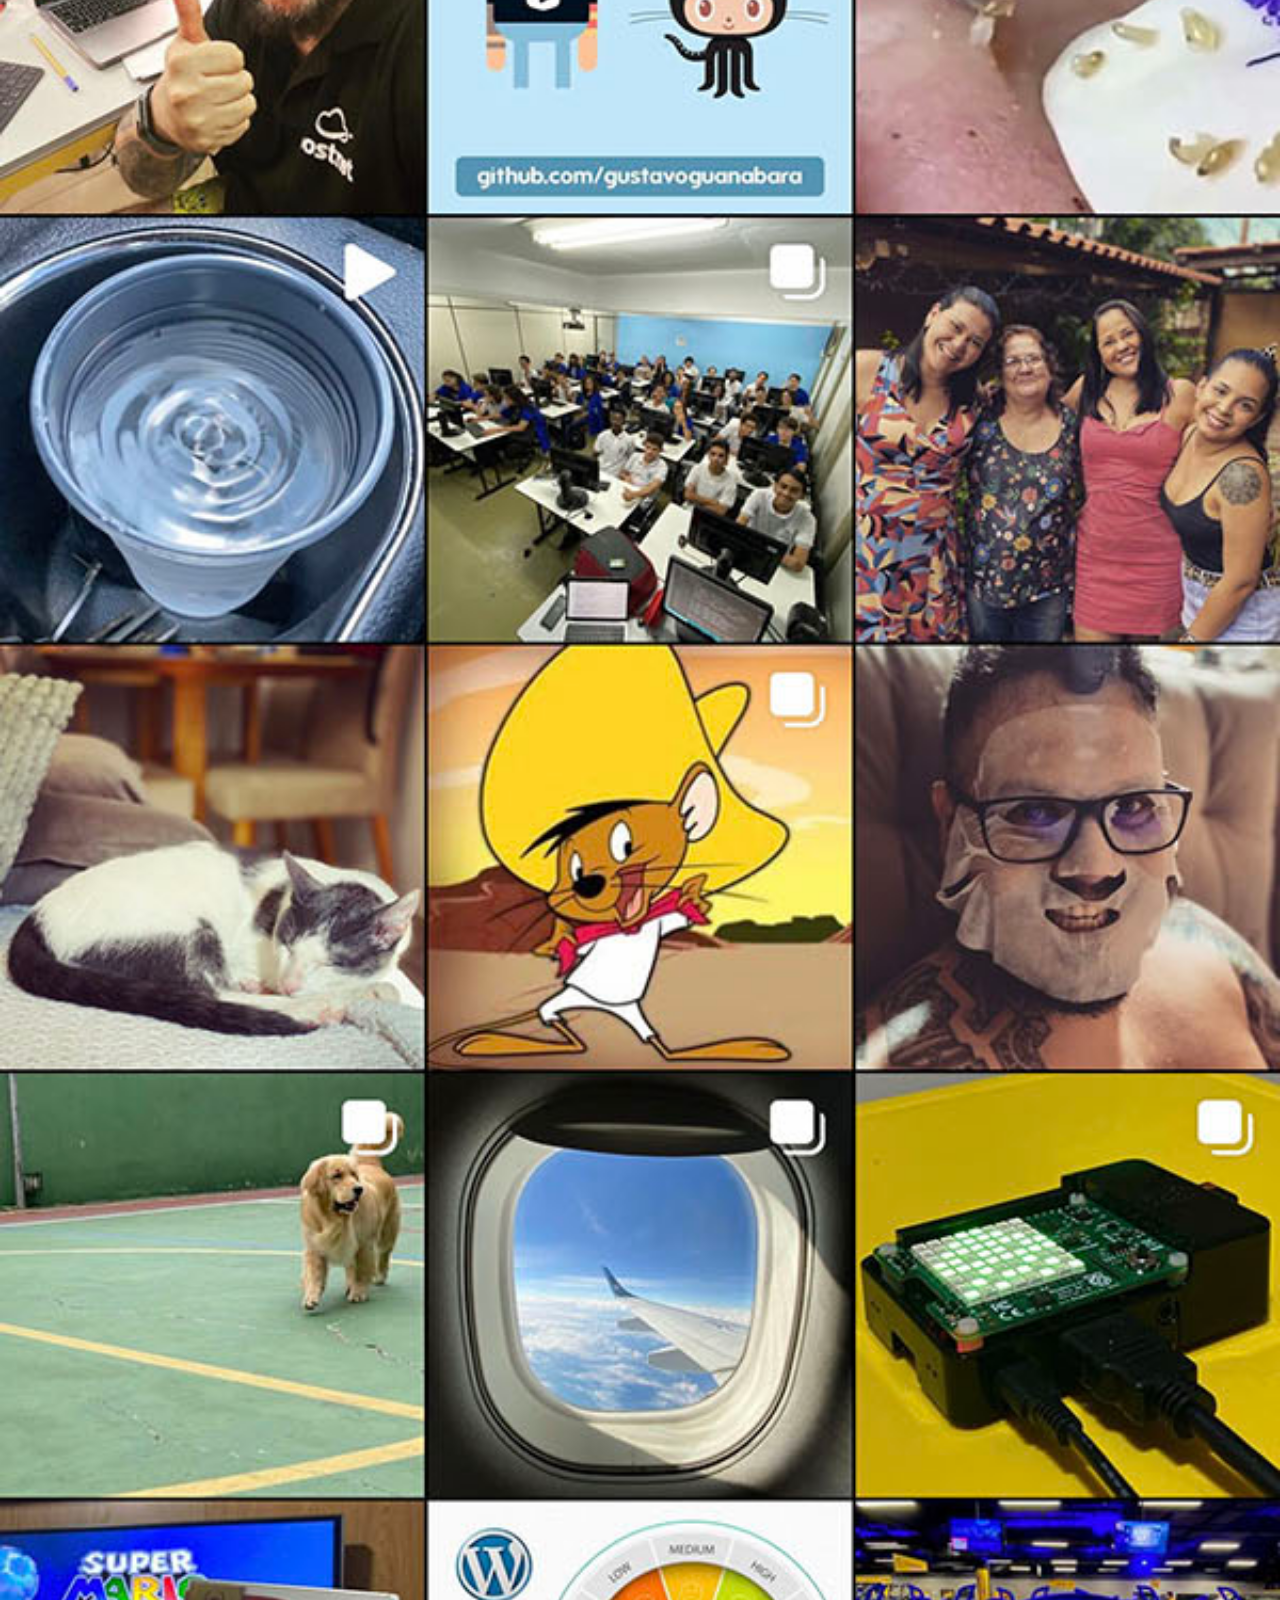
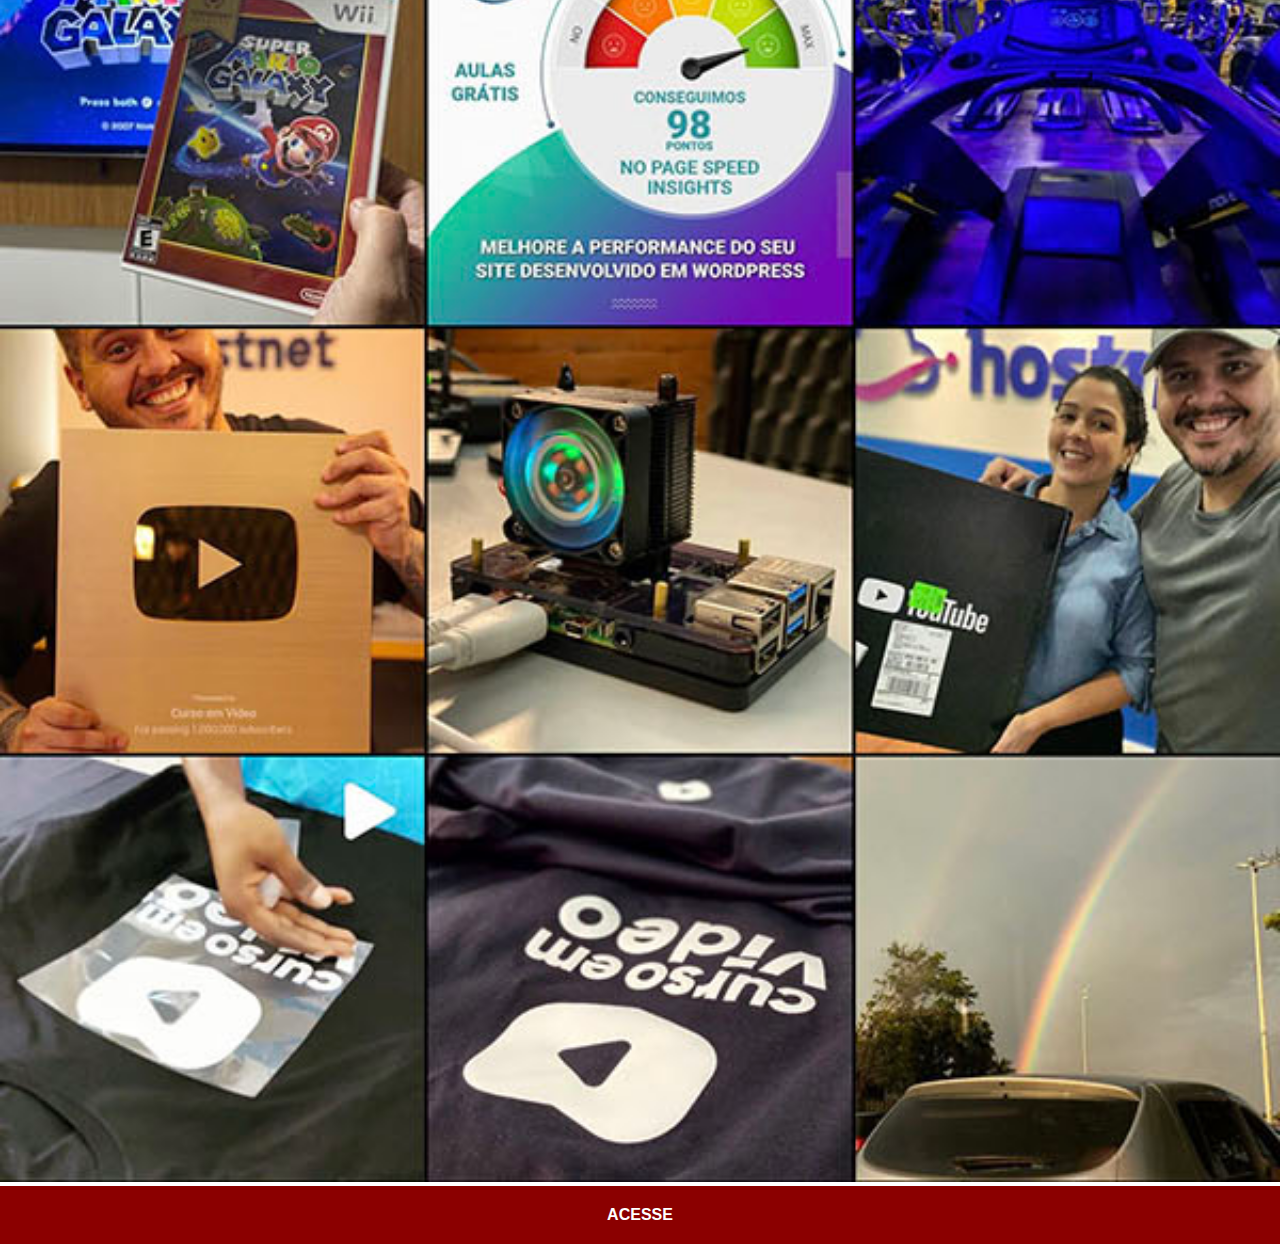
<file: instagram.html>
<!DOCTYPE html>
<html lang="pt-br">
<head>
    <meta charset="UTF-8">
    <meta name="viewport" content="width=device-width, initial-scale=1.0">
    <title>Instagram</title>
    <link rel="stylesheet" href="estilos/social.css">
</head>
<body>
    <img src="imagens/tela-instagram.jpg" alt="Instagram">
    <a href="https://www.instagram.com/gustavoguanabara/" target="_blank">ACESSE</a>
</body>
</html>
</file>
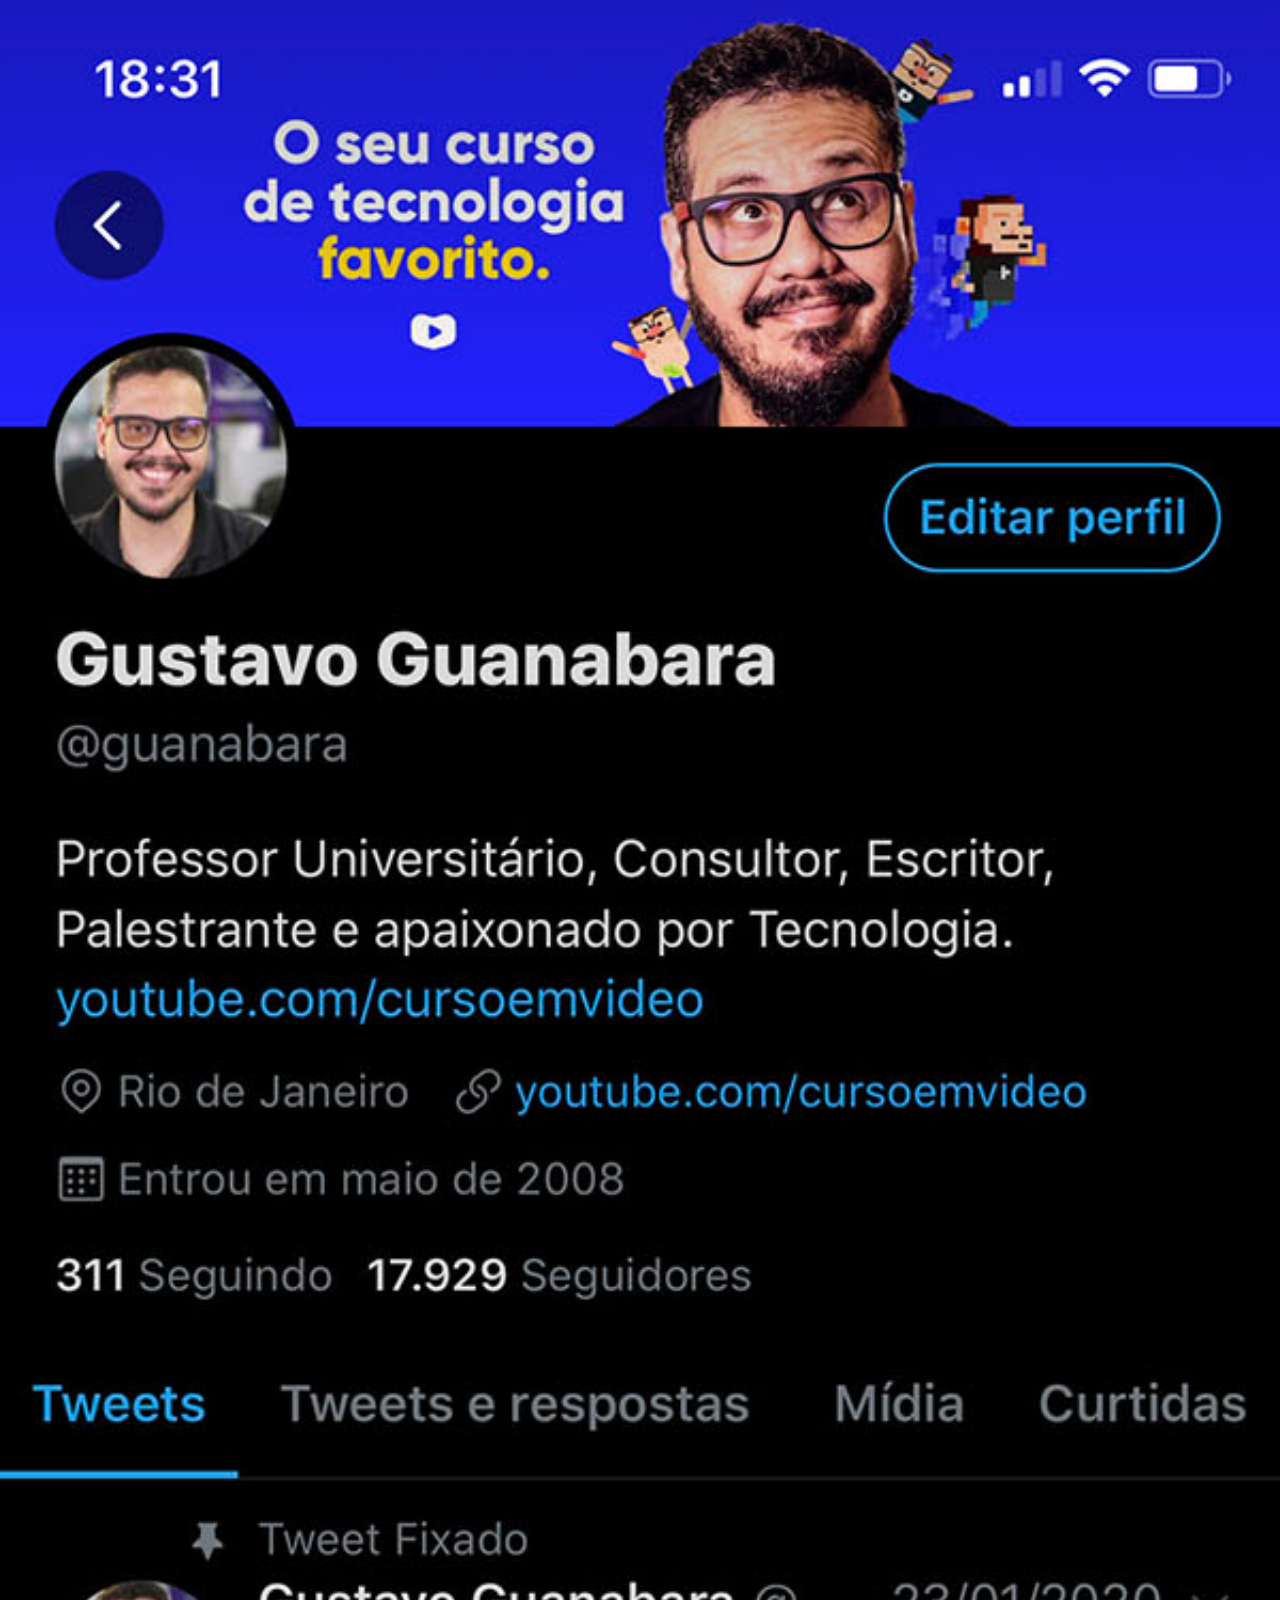
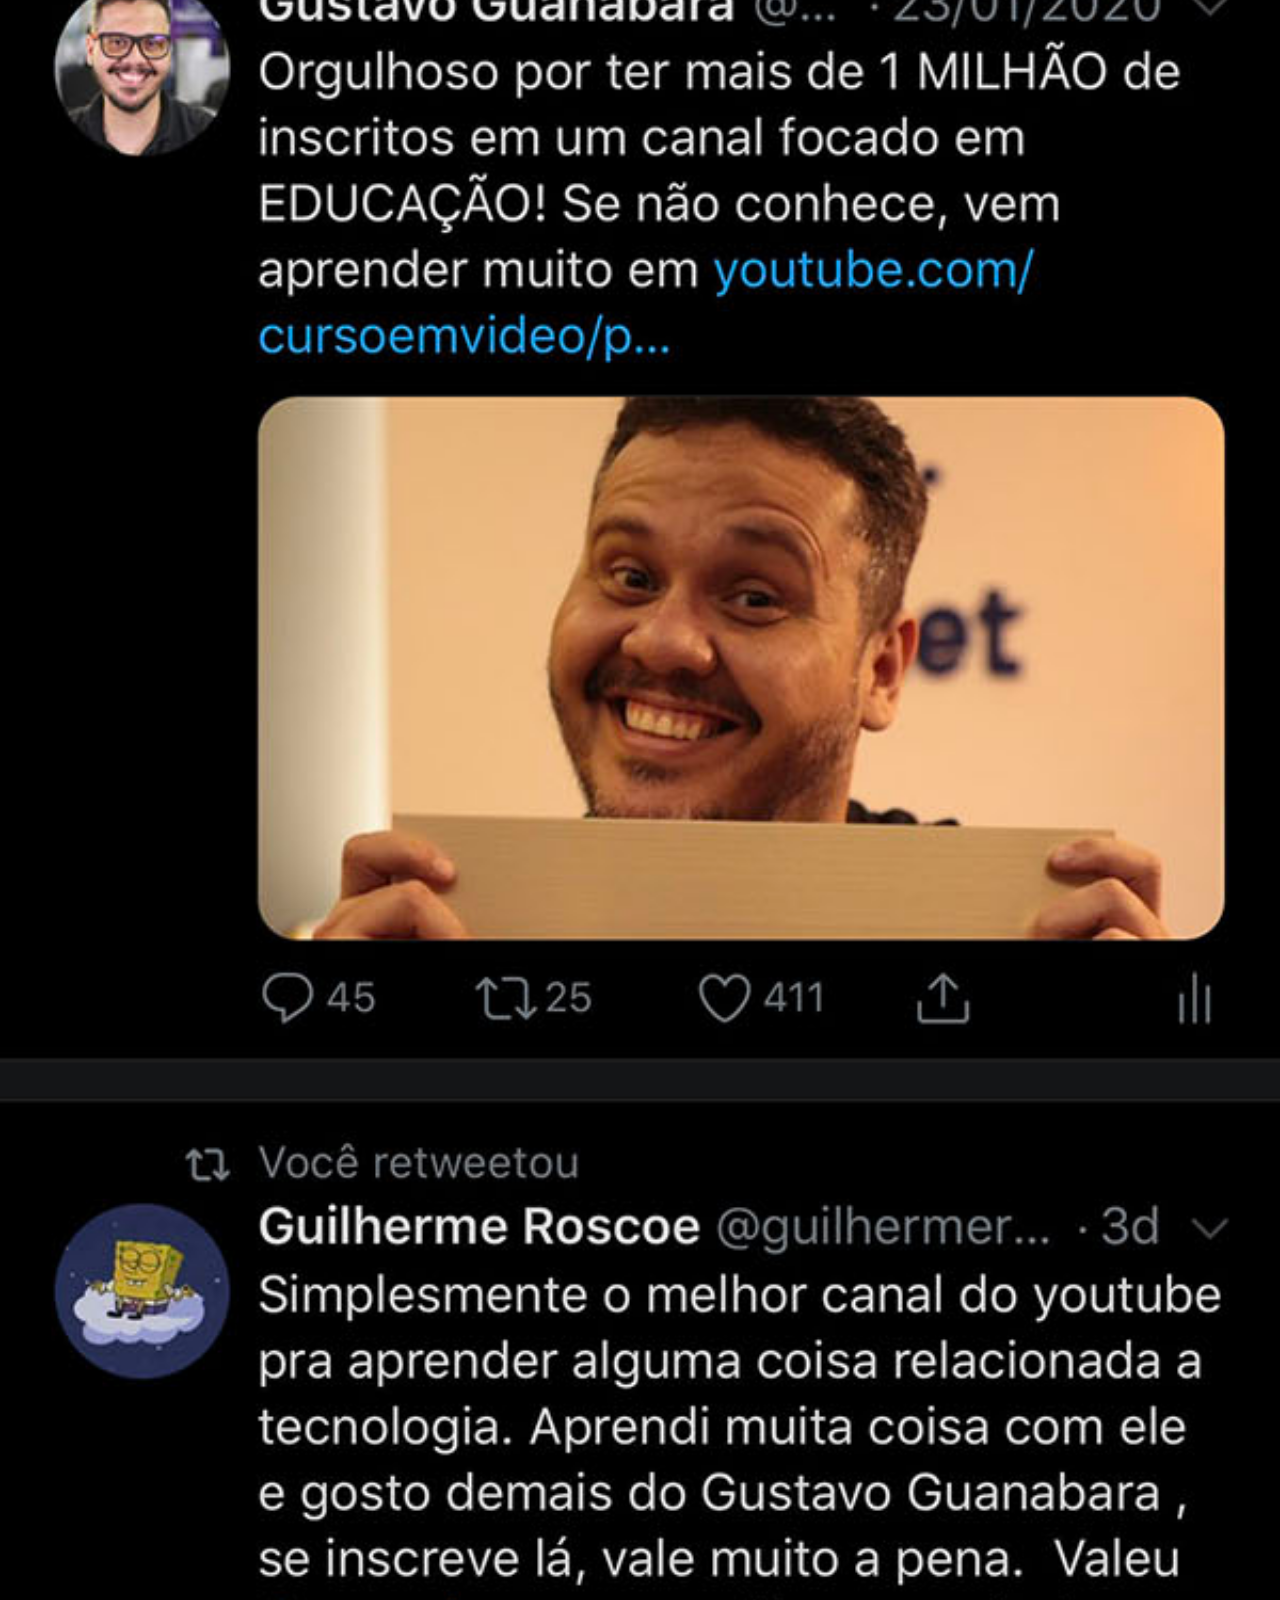
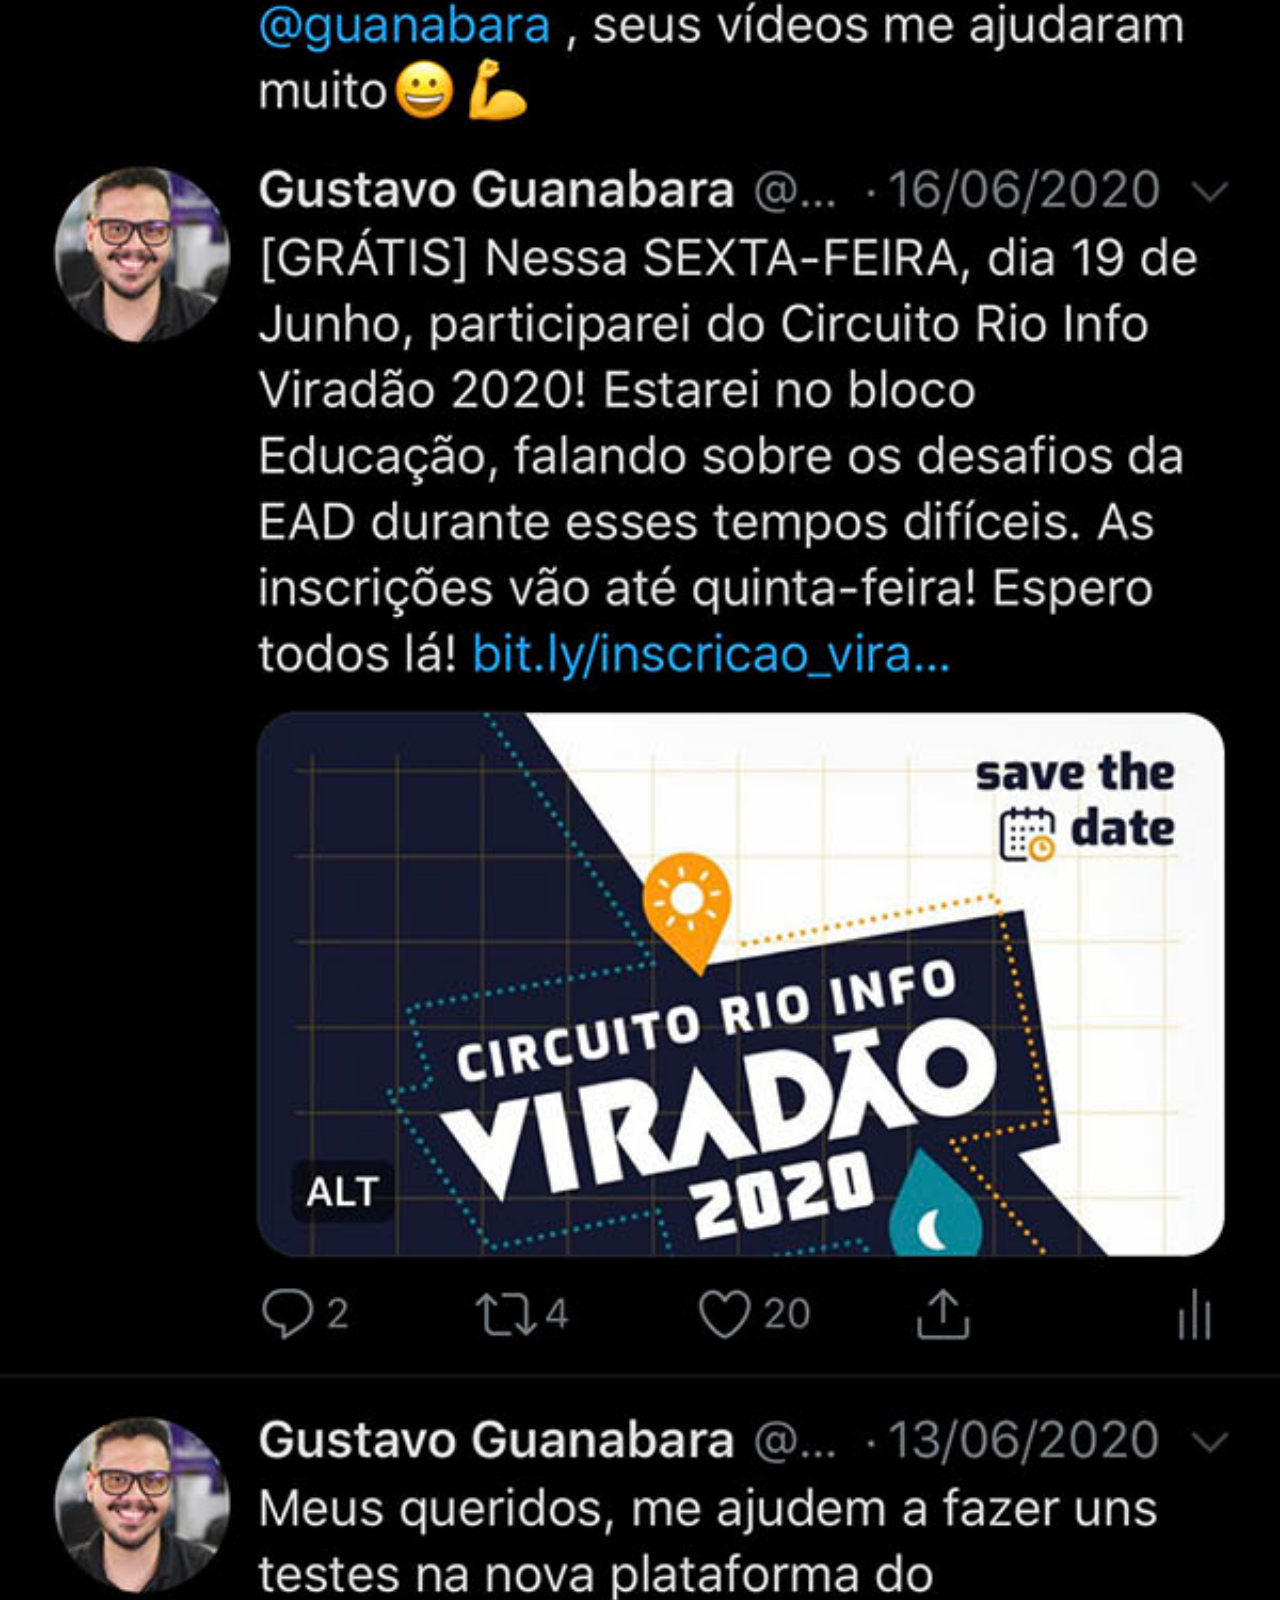
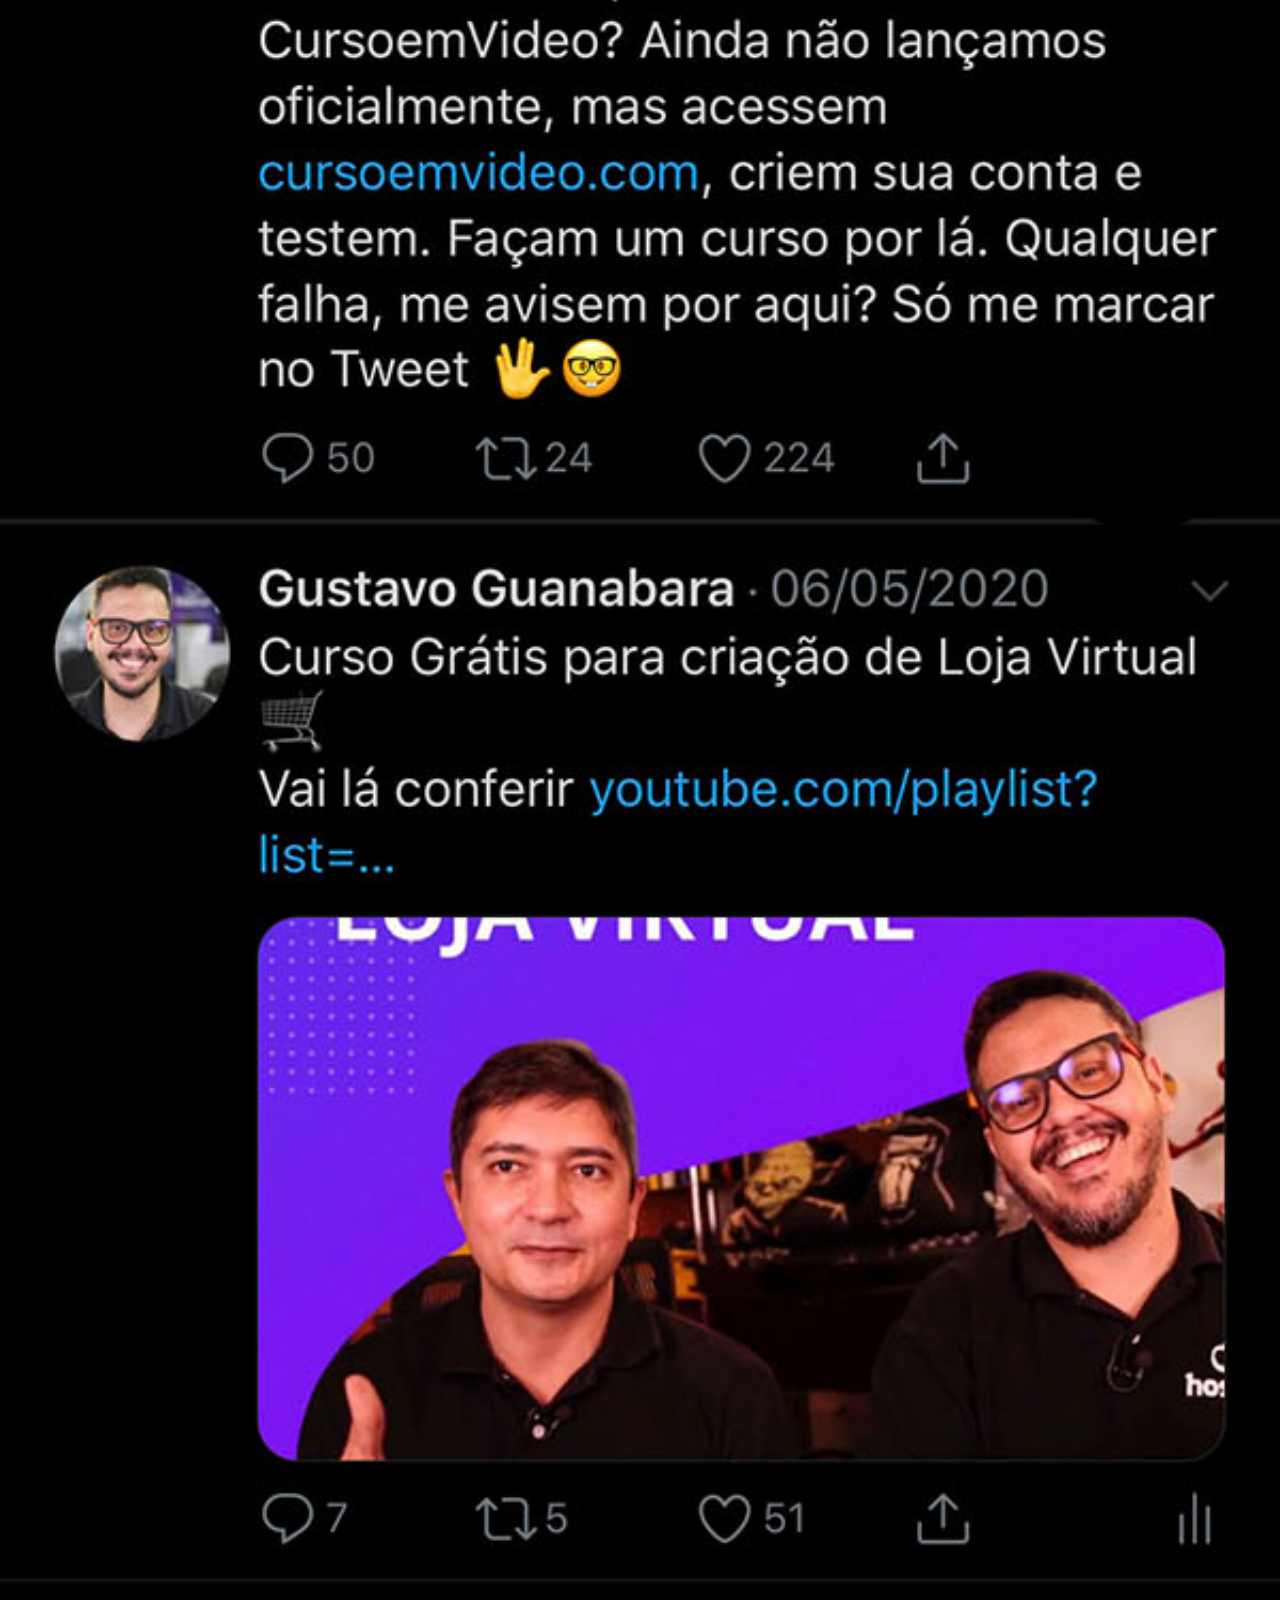
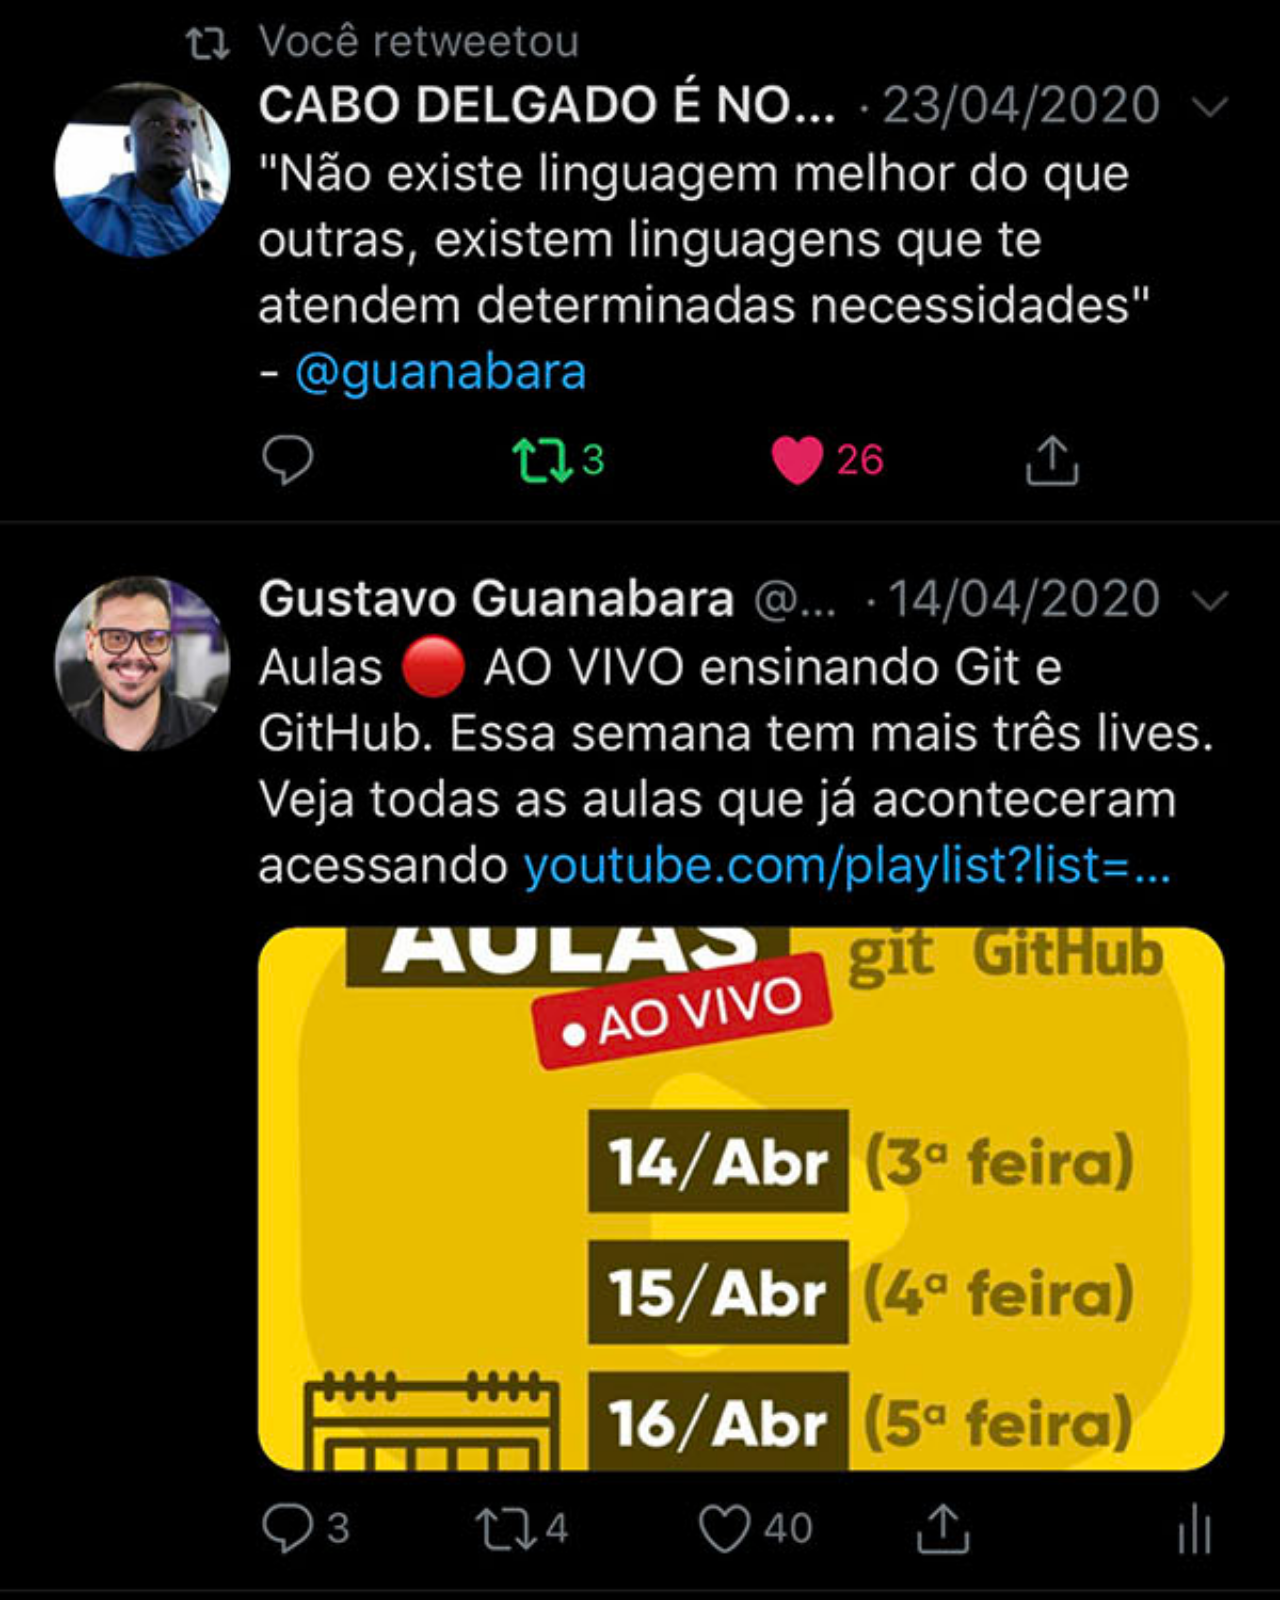
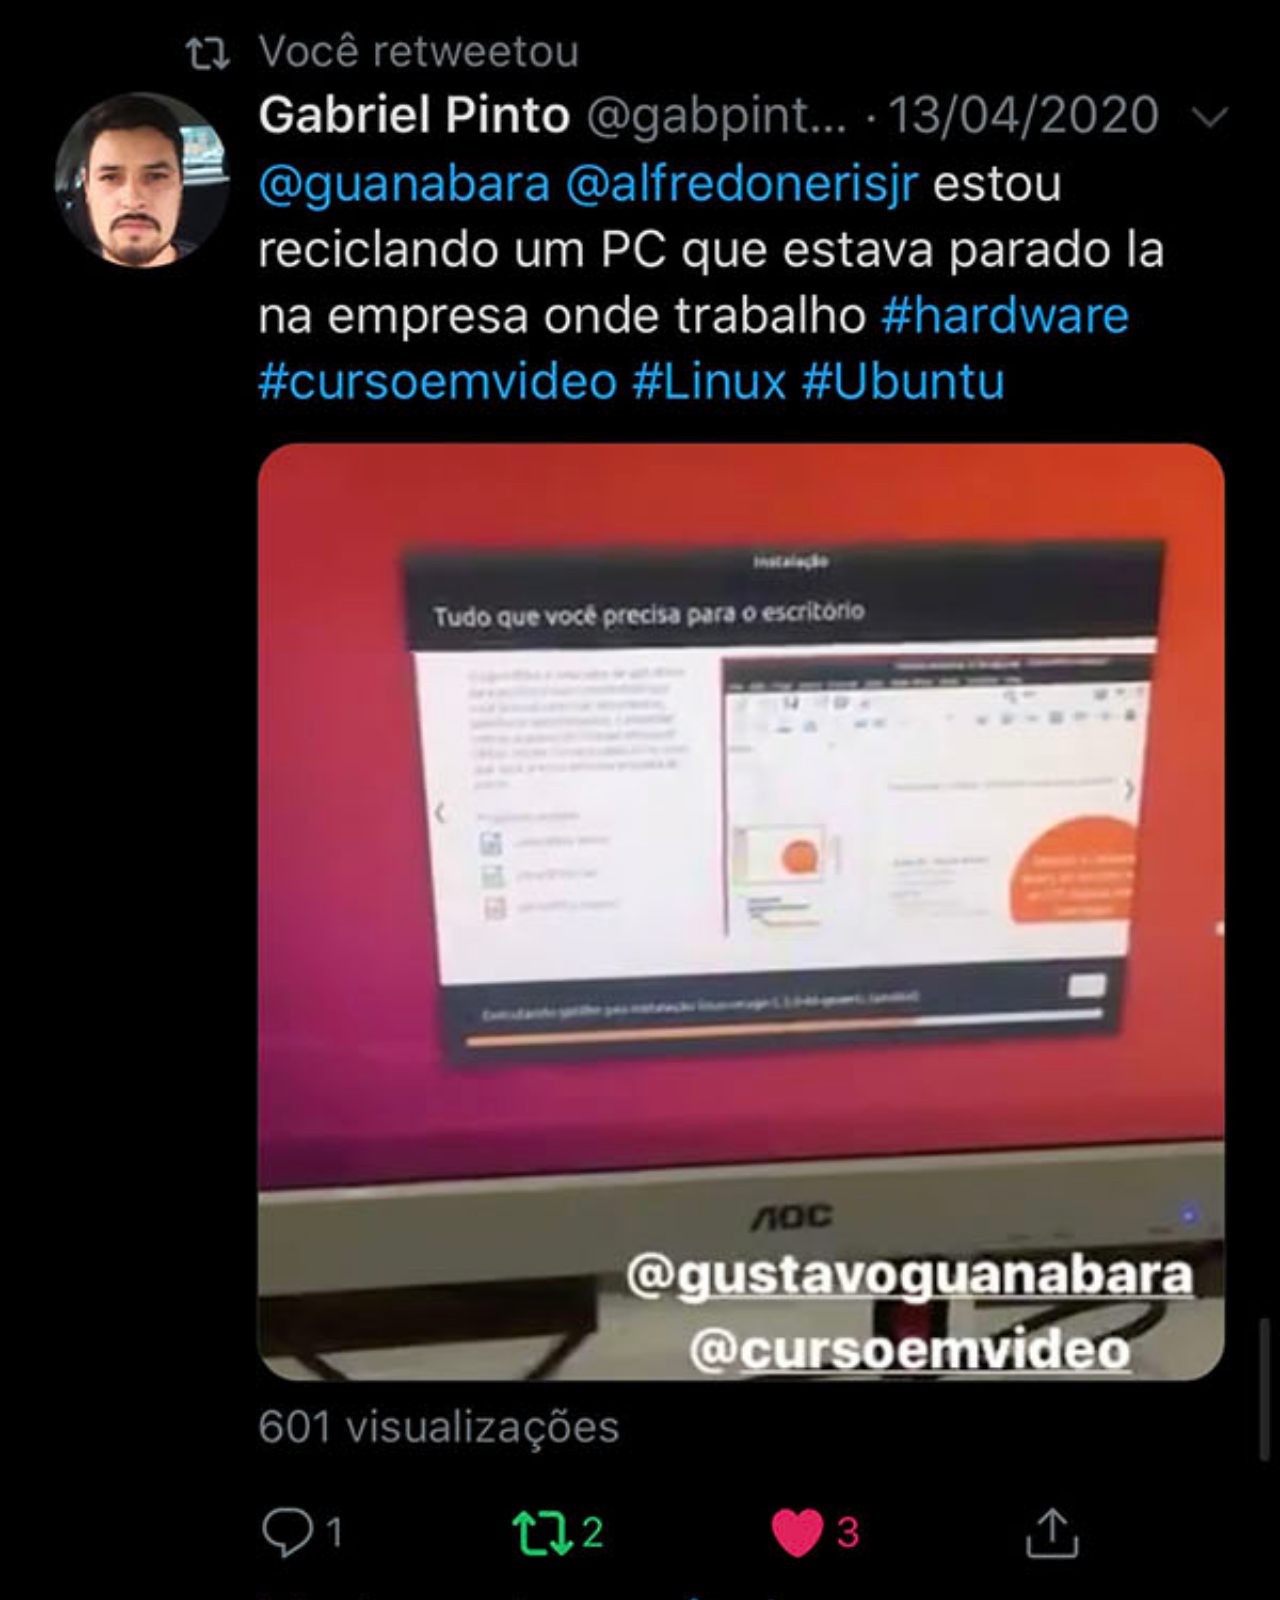
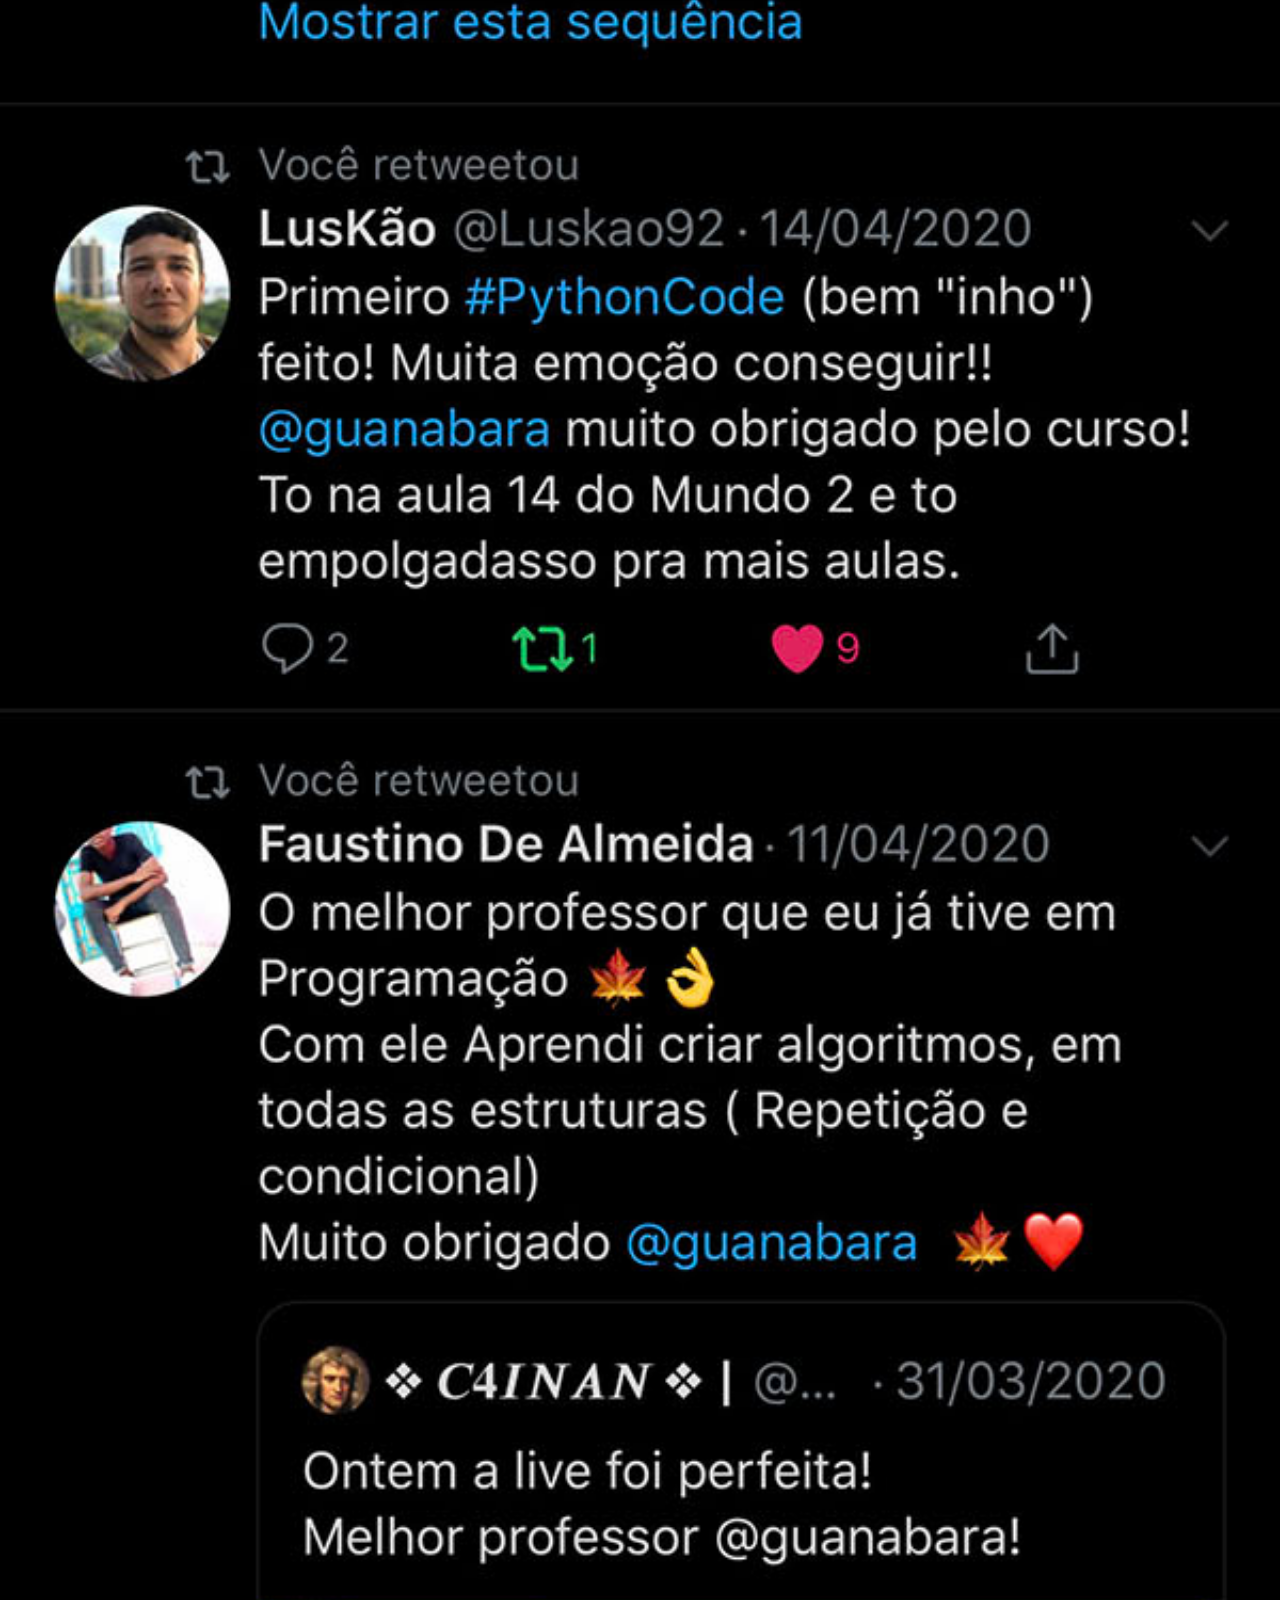
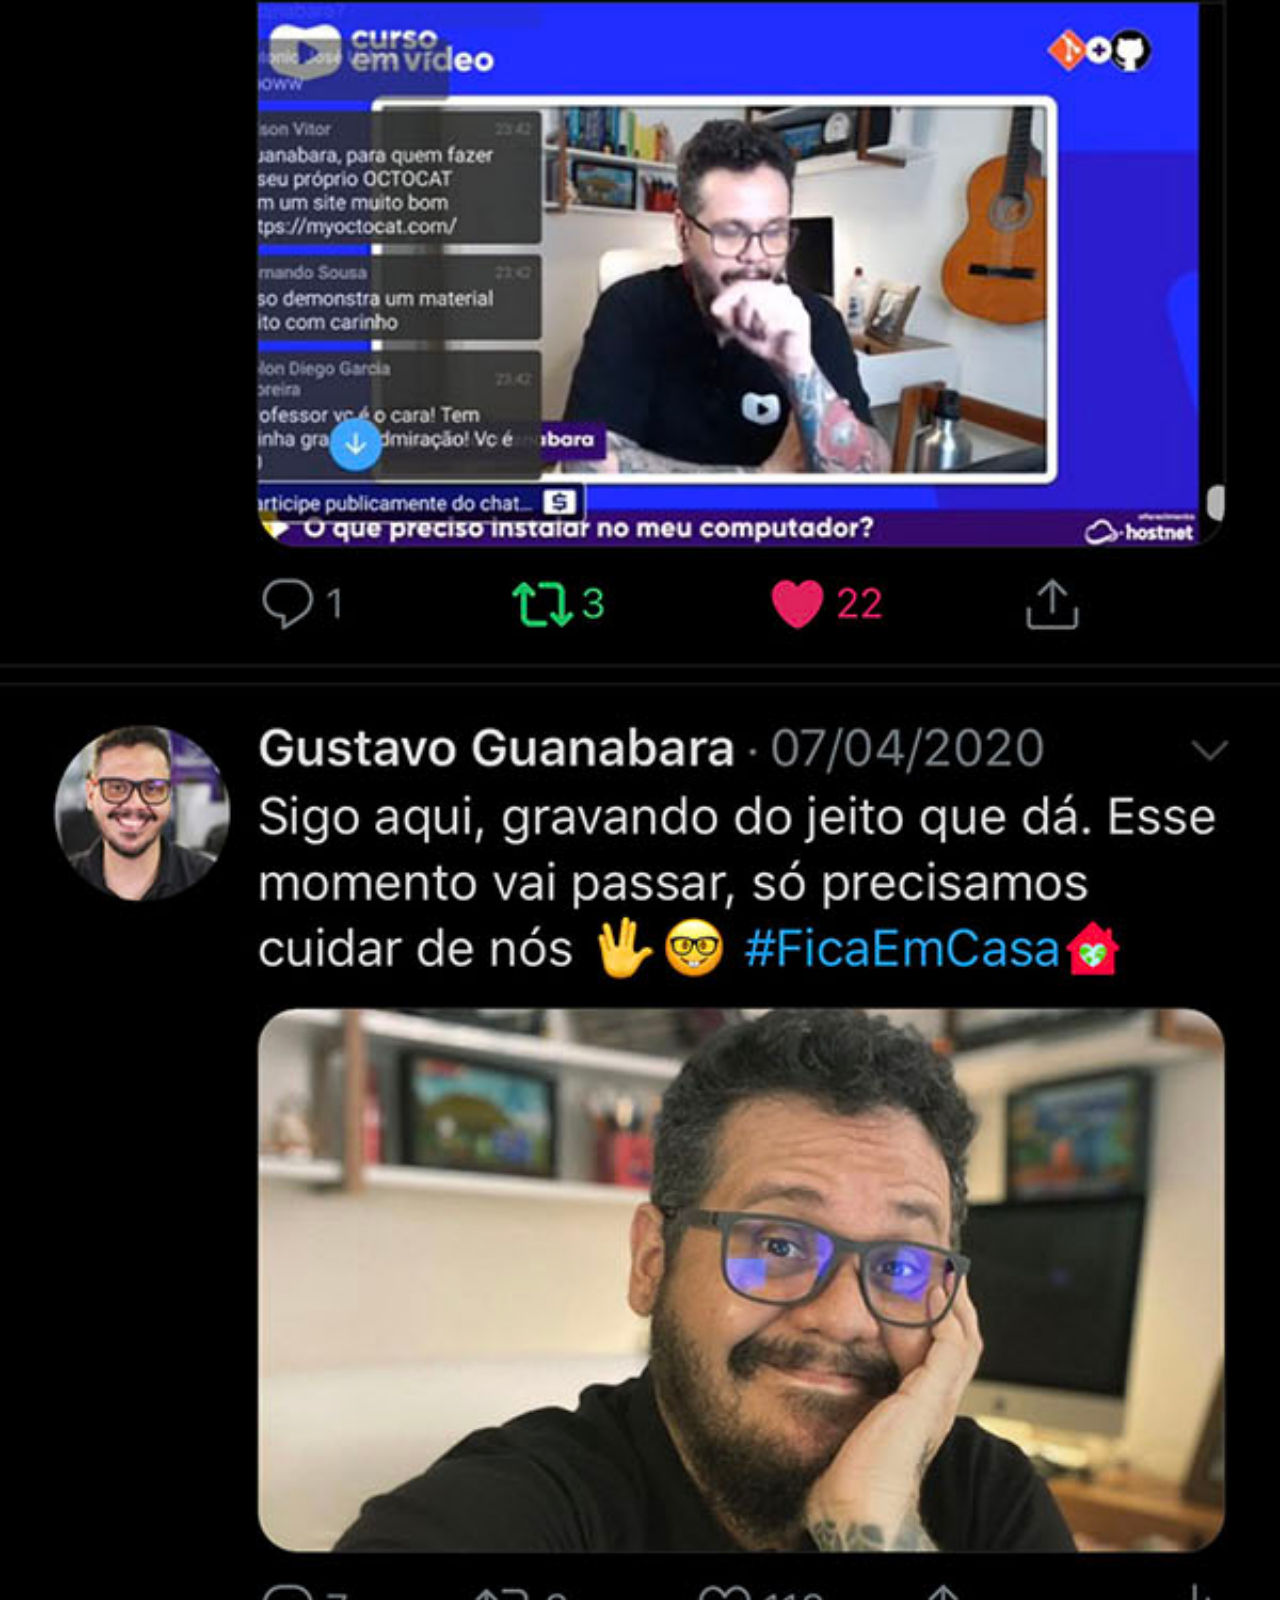
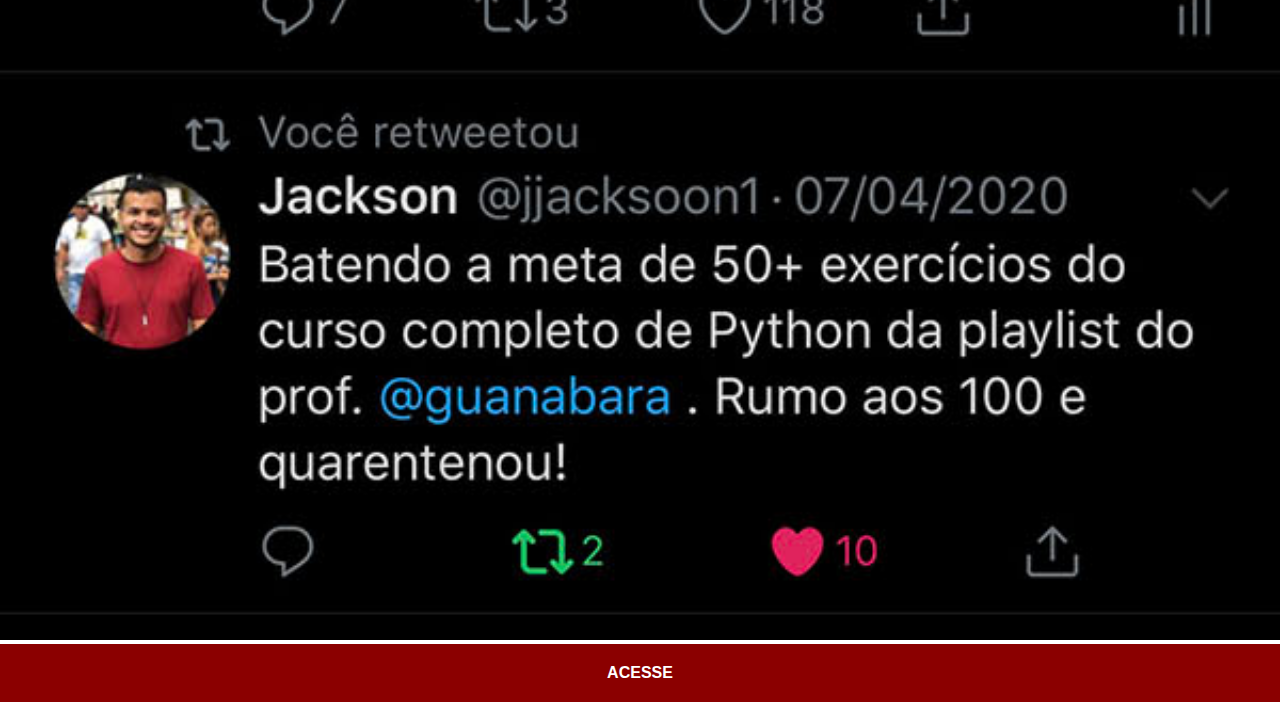
<file: twitter.html>
<!DOCTYPE html>
<html lang="pt-br">
<head>
    <meta charset="UTF-8">
    <meta name="viewport" content="width=device-width, initial-scale=1.0">
    <title>Twitter</title>
    <link rel="stylesheet" href="estilos/social.css">
</head>
<body>
    <img src="imagens/tela-twitter.jpg" alt="Twitter">
    <a href="https://x.com/guanabara" target="_blank">ACESSE</a>
</body>
</html>
</file>
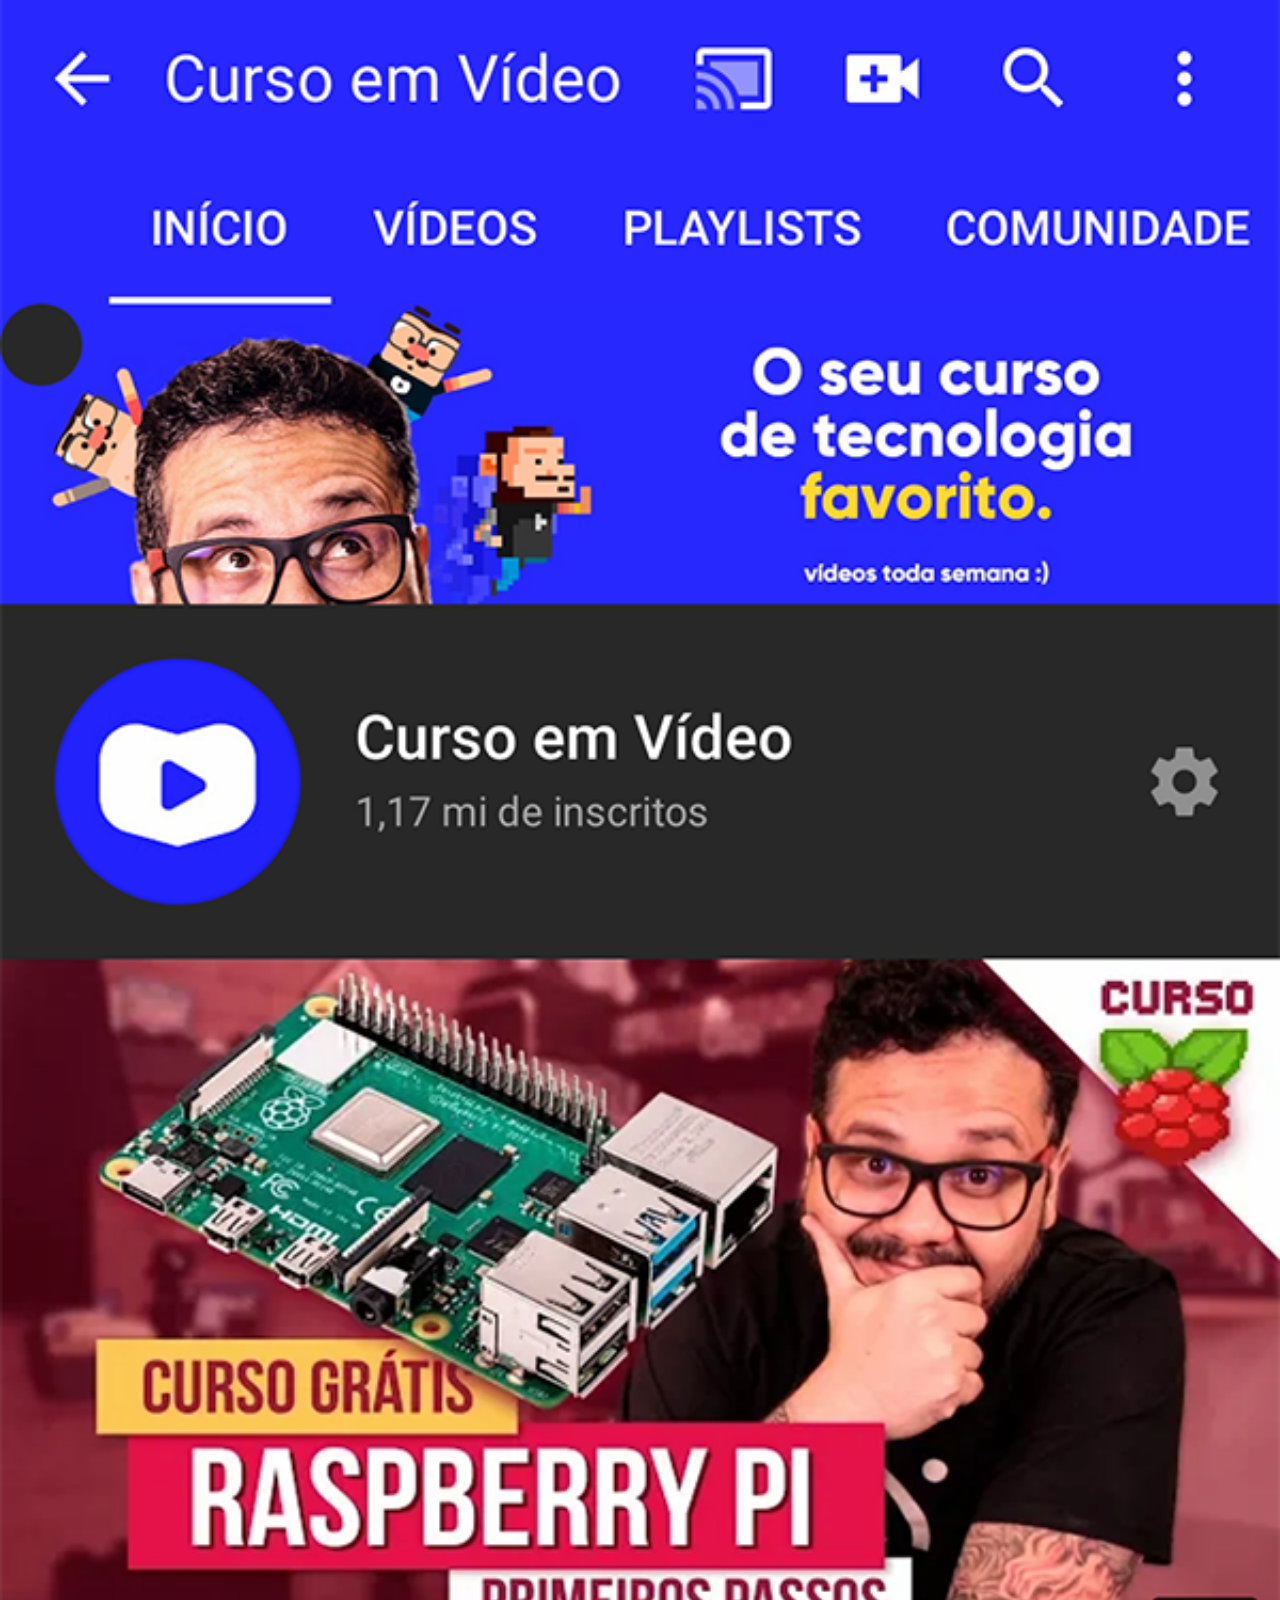
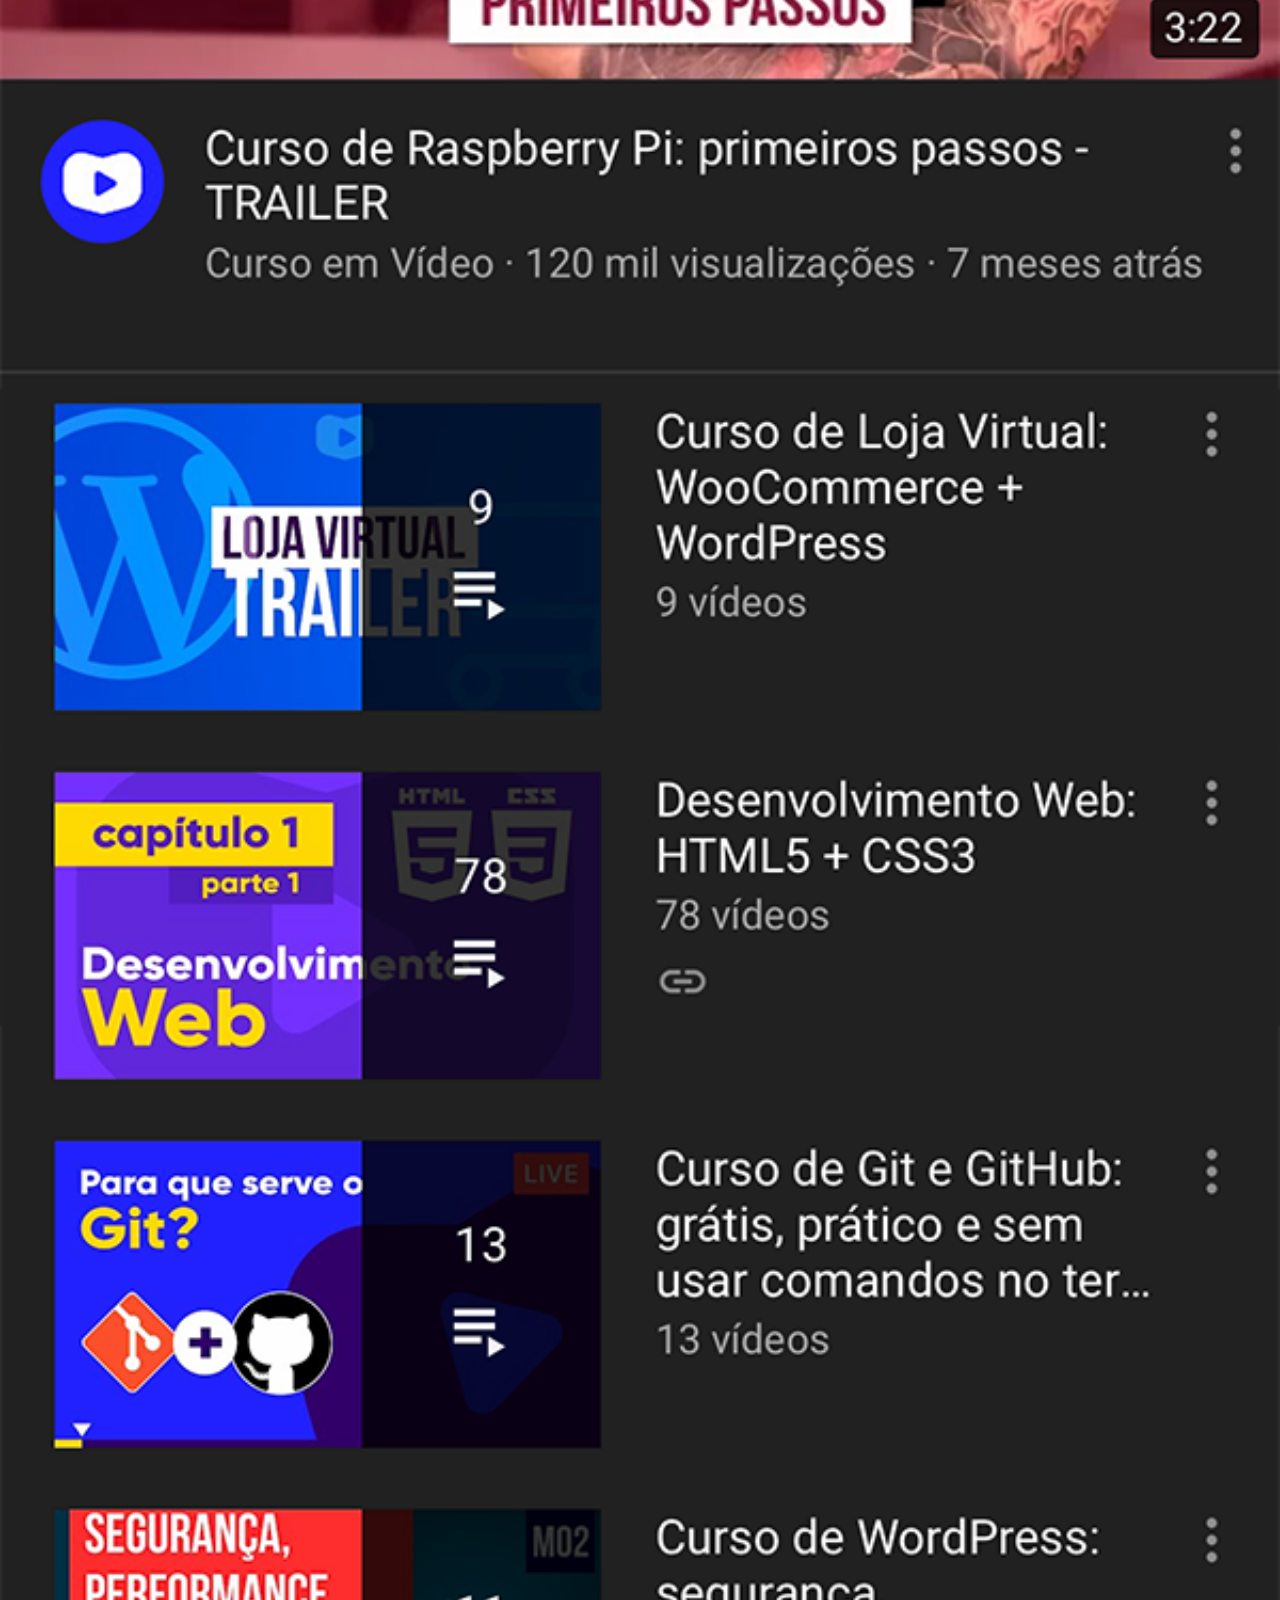
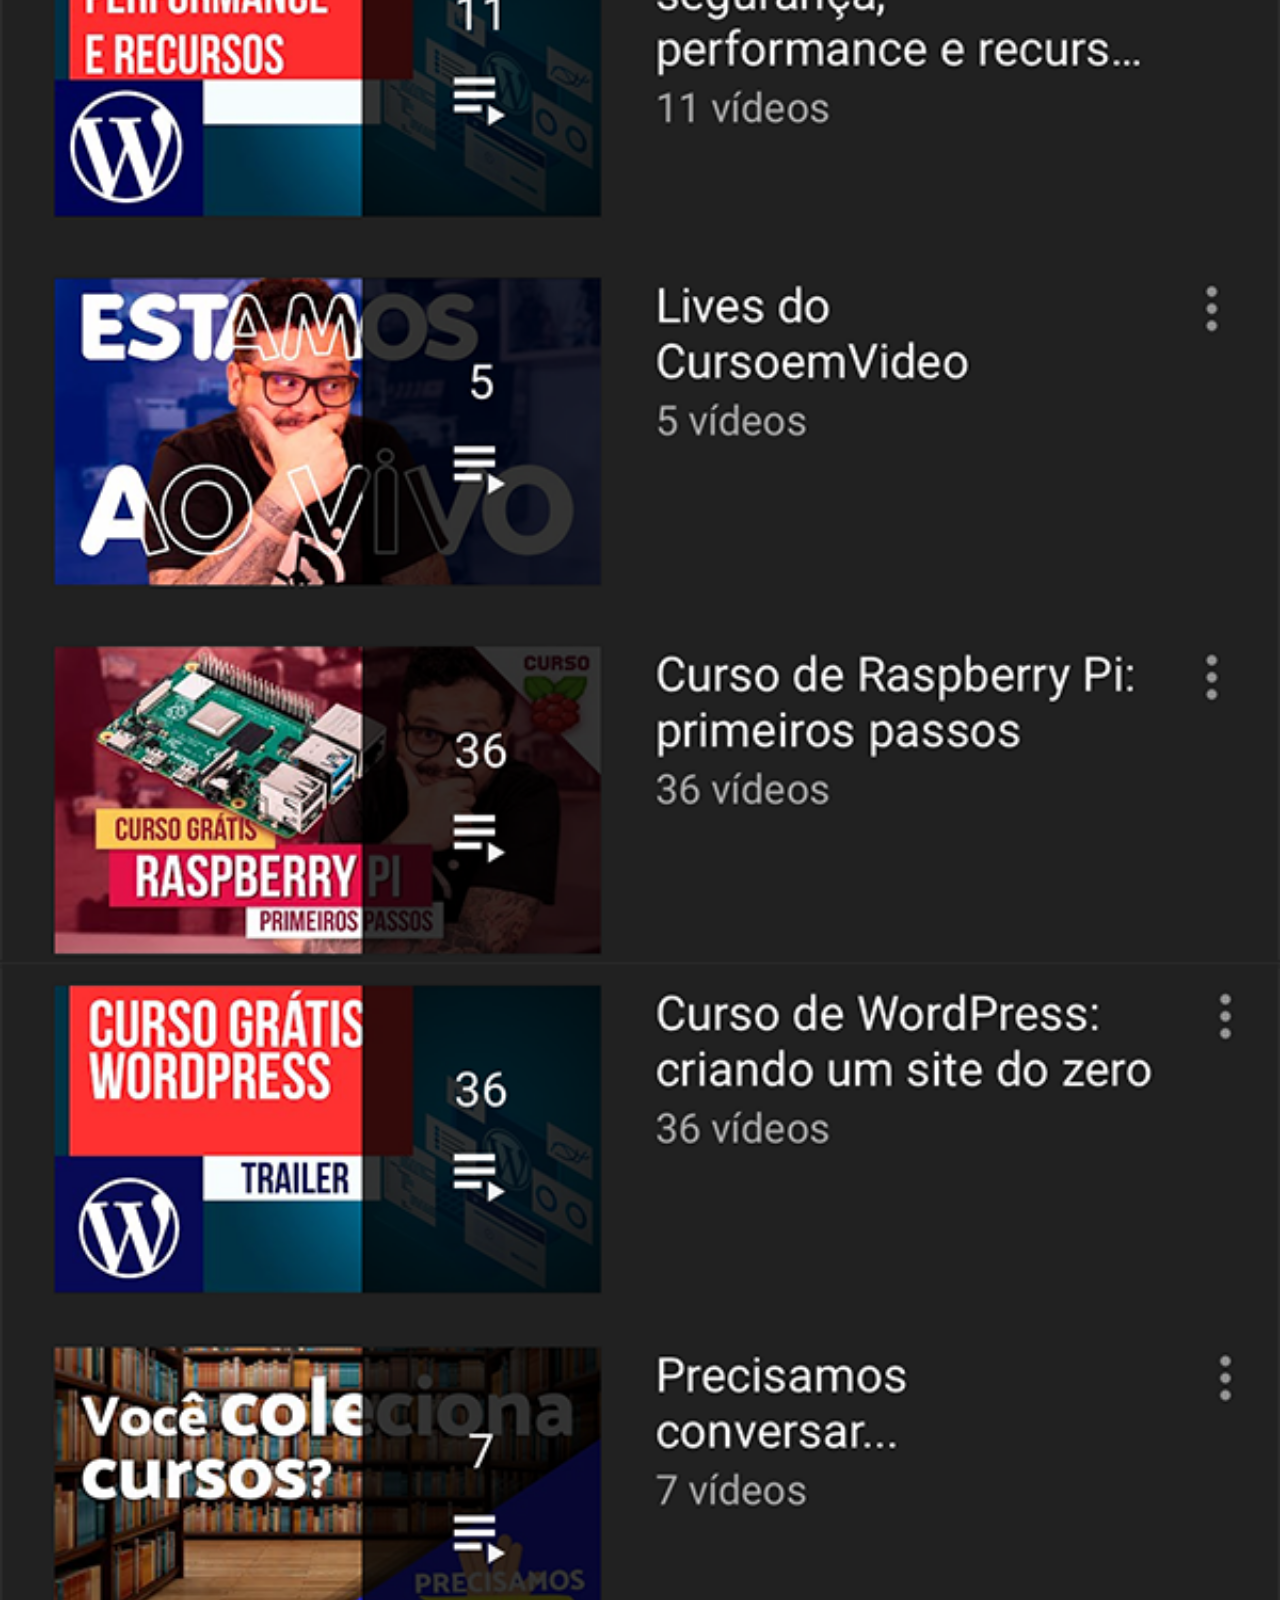
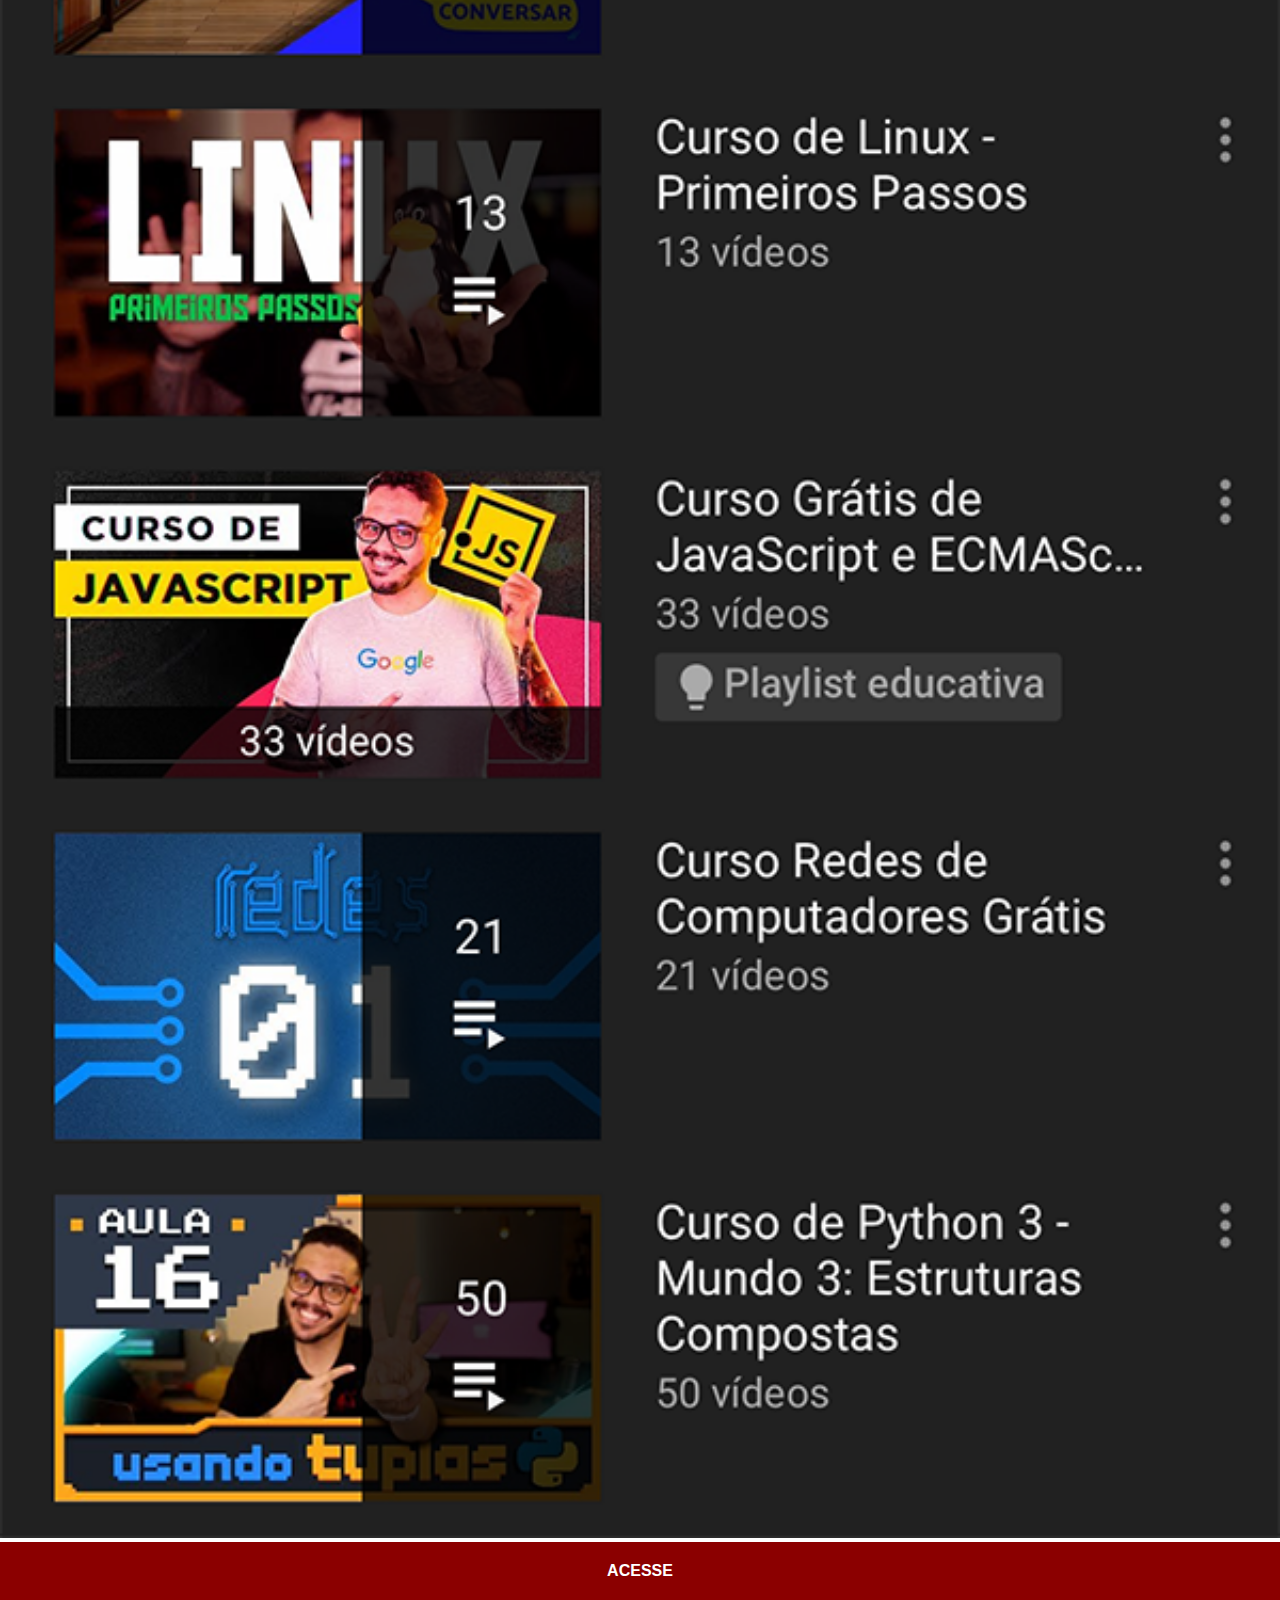
<file: youtube.html>
<!DOCTYPE html>
<html lang="pt-br">
<head>
    <meta charset="UTF-8">
    <meta name="viewport" content="width=device-width, initial-scale=1.0">
    <title>youtube</title>
    <link rel="stylesheet" href="estilos/social.css">
</head>
<body>
    <img src="imagens/tela-youtube.png" alt="youtube">
    <a href="https://www.youtube.com/c/CursoemV%C3%ADdeo" target="_blank">ACESSE</a>
</body>
</html>
</file>
<file: estilos/style.css>
@charset "UTF-8";

*{
    margin: 0px;
    padding: 0px;
    font-family: Arial, Helvetica, sans-serif;
}

html,body{
    height:100vh;
    width: 100vw;
    background-color: black;
}

body{
    background: url(../imagens/fundo-madeira.jpg) no-repeat top center;
    background-size: cover;
    background-attachment: fixed;
}

main{
    height: 100vh;
    position: relative;
}

#telefone{
    position: absolute;
    top: 50%;
    left: 50%;
    transform: translate(-50%, -50%);

    height: 620px;
    width: 311px;
    background: url(..//imagens/frame-iphone.png) no-repeat;
    
}

#tela{
    position: relative;
    top: 80px;
    left: 22px;
    width: 267px;
    height: 471px;
}
#redes-sociais{
    text-align:end;
    padding: 10px;
}
#redes-sociais img{
    width: 50px;
    margin: 10px;
    border-radius: 50%;
    box-shadow: 2px 2px 5px black;
    box-sizing: border-box;
}

#redes-sociais img:hover{
    border: 2px solid white;
    transform: translate(-3px, -3px);
    box-shadow: 5px 5px 10px black;
    transition: transform .3s border 1s;
}
</file>
<file: estilos/social.css>
@charset "UTF-8";

*{
    margin: 0px;
    padding: 0px;
    font-family: Arial, Helvetica, sans-serif;
} 
::-webkit-scrollbar{
    width: 0px;
    height: 0px;

}
img{
    width: 100vw;
}
a{
    display: block;
    background-color: darkred;
    color: white;
    padding: 20px;
    text-align: center;
    font-weight: bolder;
    text-decoration: none;
}
a:hover{
    background-color: red;
}
</file>
